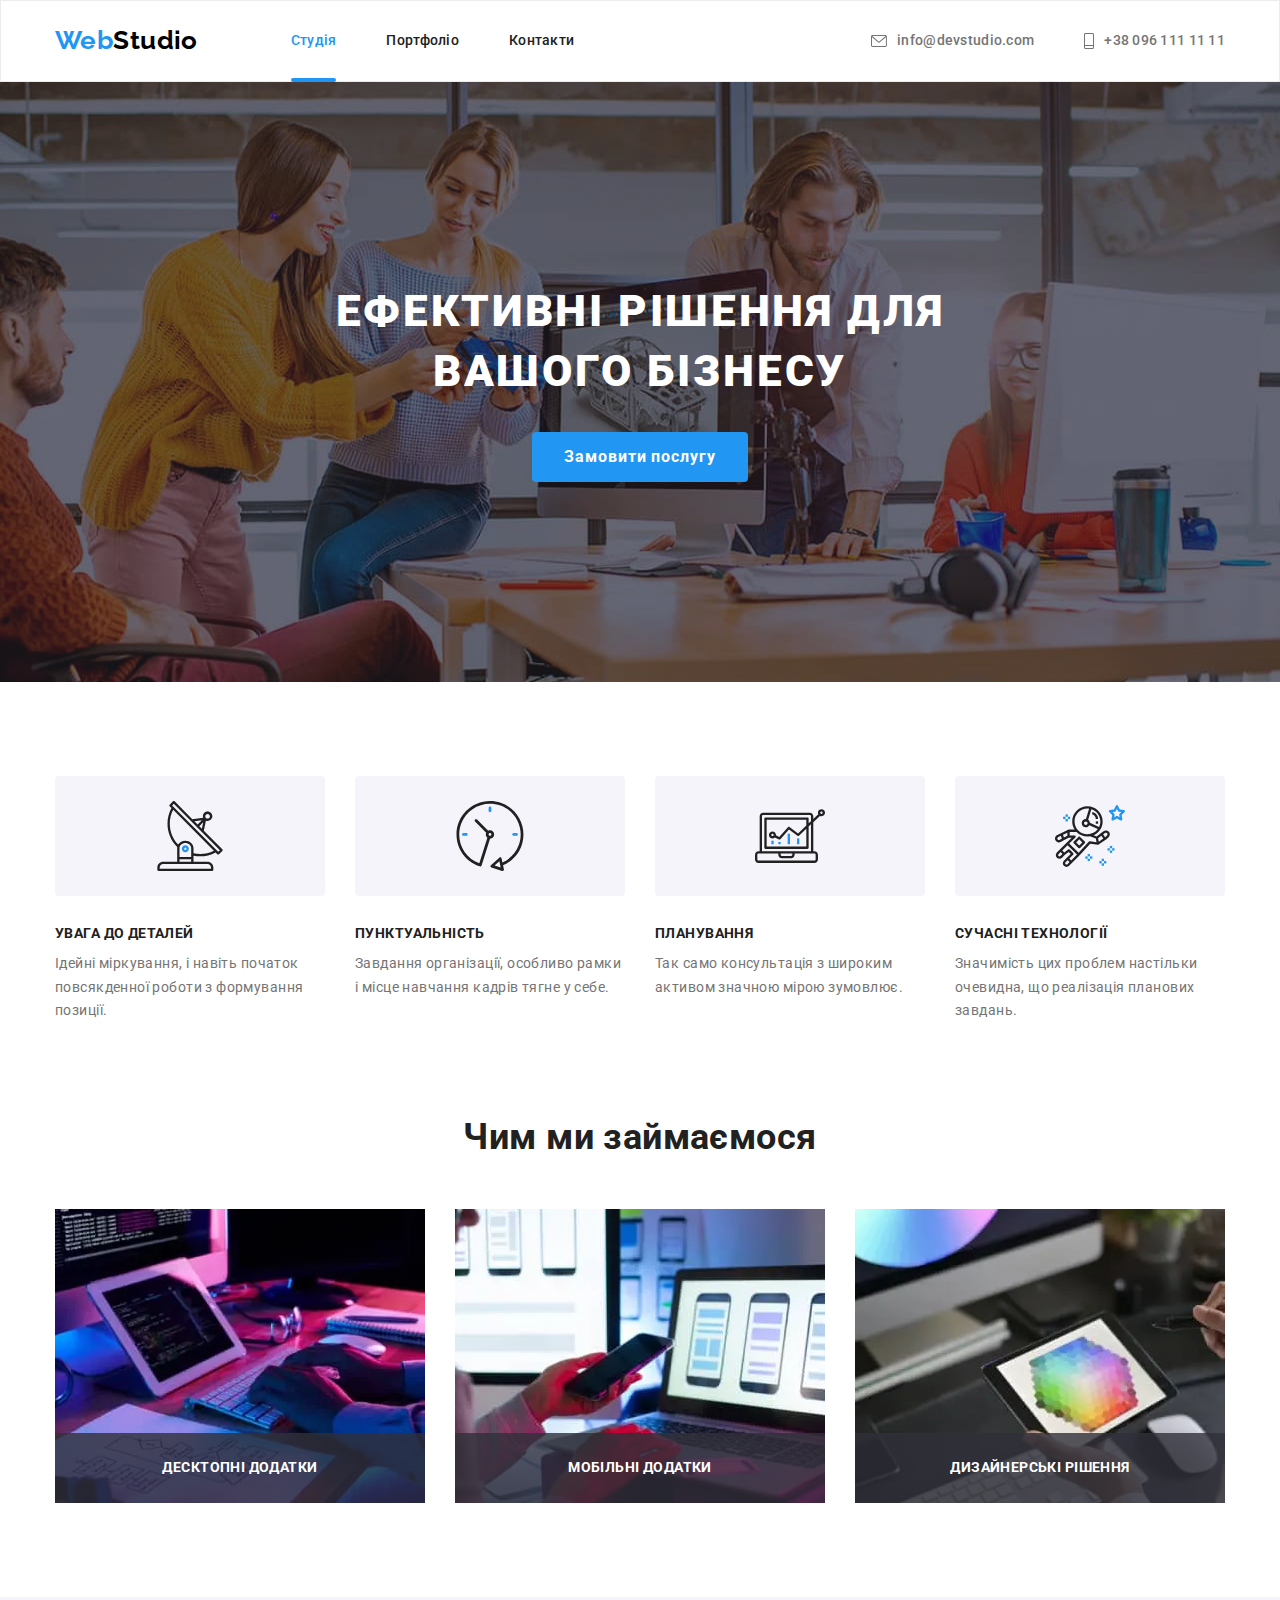
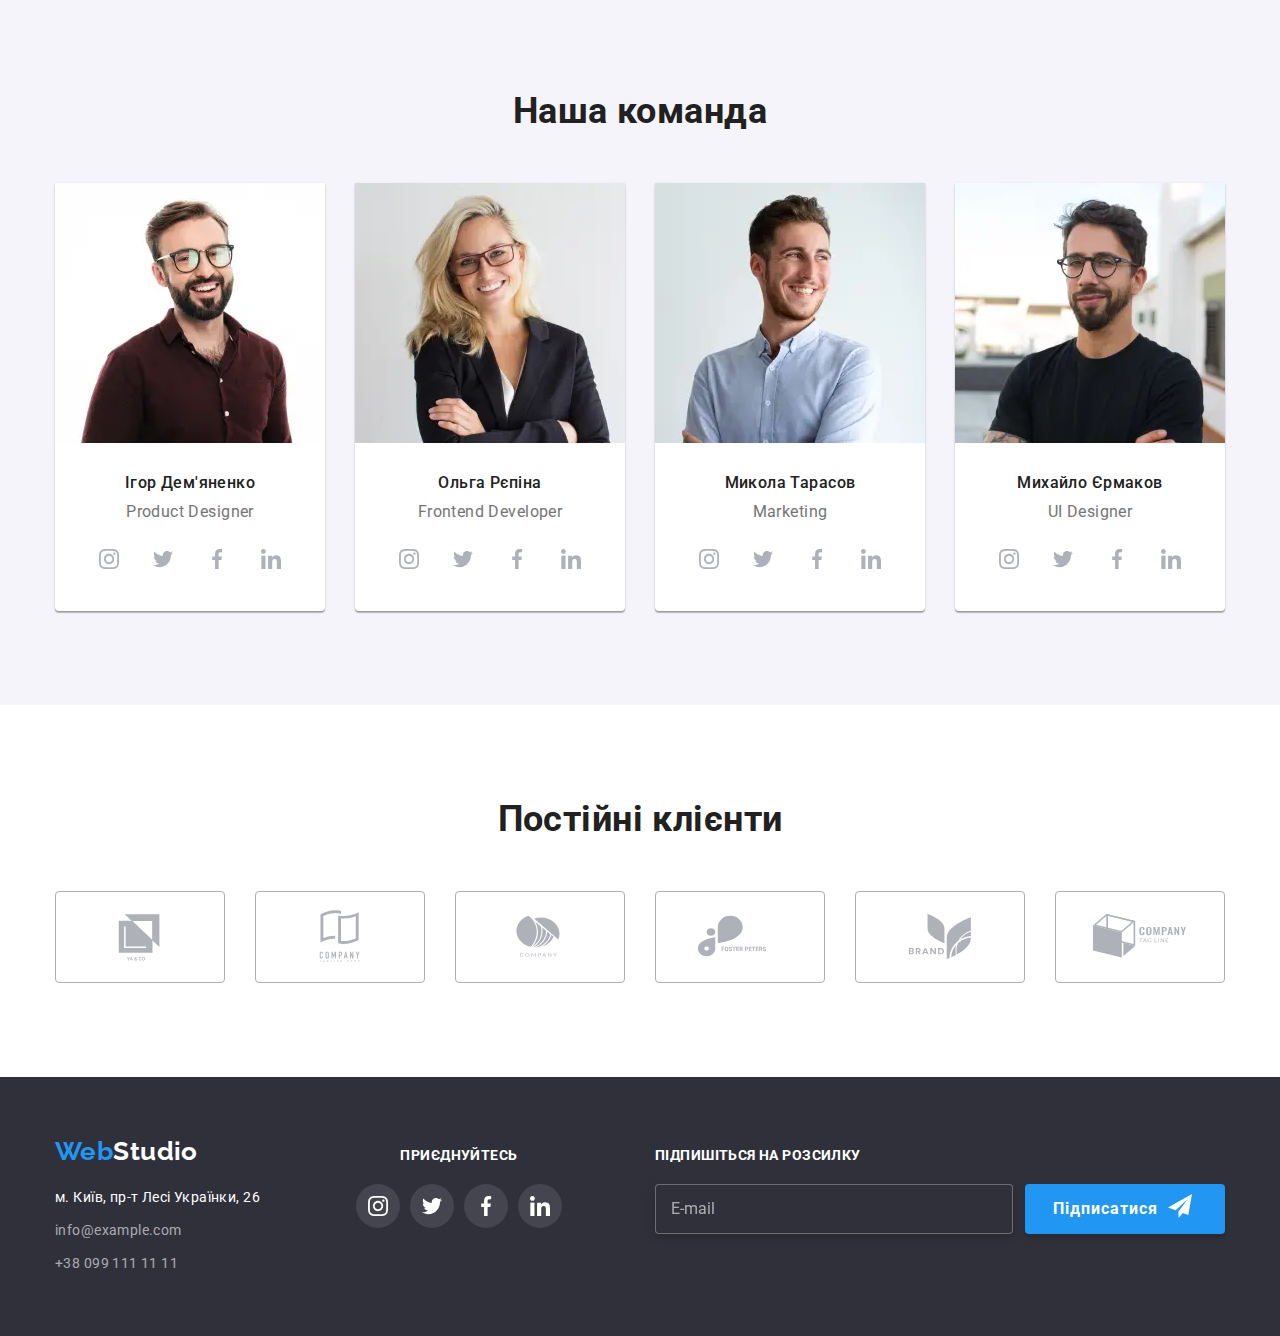
<file: index.html>
<!DOCTYPE html>
<html lang="uk">
  <head>
    <meta charset="UTF-8" />
    <meta http-equiv="X-UA-Compatible" content="IE=edge" />
    <meta name="viewport" content="width=device-width, initial-scale=1.0" />
    <link rel="preconnect" href="https://fonts.googleapis.com" />
    <link rel="preconnect" href="https://fonts.gstatic.com" crossorigin />
    <title>WebStudio</title>
    <!-- favicon -->
    <link rel="apple-touch-icon" sizes="180x180" href="/apple-touch-icon.png" />
    <link
      rel="icon"
      type="image/png"
      sizes="32x32"
      href="/goit-markup-hw-08/favicon/favicon-32x32.png"
    />
    <link
      rel="icon"
      type="image/png"
      sizes="16x16"
      href="/goit-markup-hw-08/favicon/favicon-16x16.png"
    />
    <link rel="manifest" href="/site.webmanifest" />
    <link rel="mask-icon" href="/safari-pinned-tab.svg" color="#5bbad5" />
    <meta name="msapplication-TileColor" content="#da532c" />
    <meta name="theme-color" content="#ffffff" />

    <!-- styles css -->
    <link
      href="https://fonts.googleapis.com/css2?family=Raleway:wght@700&family=Roboto:wght@400;500;700;900&display=swap"
      rel="stylesheet"
    />
    <link
      rel="stylesheet"
      href="https://cdnjs.cloudflare.com/ajax/libs/modern-normalize/1.1.0/modern-normalize.min.css"
    />
    <!-- <link rel="stylesheet" href="./css/styles.css" /> -->
    <link rel="stylesheet" href="./css/main.min.css" />
  </head>
  <body>
    <!-- header -->
    <header class="studio-header">
      <div class="container page-header__conteiner">
        <nav class="menu-nav">
          <a class="logo-up link" href="./index.html">
            <span class="logo__part-color">Web</span>Studio</a
          >
          <ul class="menu-nav-list list">
            <li class="menu-nav__item">
              <a class="menu-nav__link link" href="./index.html"
                ><span class="link-active">Студія</span></a
              >
            </li>
            <li class="menu-nav__item">
              <a class="menu-nav__link link" href="portfolio.html">Портфоліо</a>
            </li>
            <li class="menu-nav__item">
              <a class="menu-nav__link link" href="#footer">Контакти</a>
            </li>
          </ul>
        </nav>
        <ul class="list-contact list">
          <li class="list-contact__item">
            <a class="list-contact-link link" href="mailto:info@devstudio.com"
              ><svg class="header-contact-mail" width="16" height="12px">
                <use href="./images/sprite.svg#icon-mail"></use>
              </svg>
              info@devstudio.com</a
            >
          </li>
          <li class="list-contact__item">
            <a class="list-contact-link link" href="tel+380961111111"
              ><svg class="header-contact-phone" width="10px" height="16px">
                <use href="./images/sprite.svg#icon-phone"></use>
              </svg>
              +38 096 111 11 11</a
            >
          </li>
        </ul>
        <button type="button" class="open-mobile-menu-btn" data-menu-open>
          <svg class="open-mobile-menu-btn__icon">
            <use href="./images/sprite.svg#icon-burger"></use>
          </svg>
        </button>
      </div>
      <div class="mobile-menu" data-menu>
        <div class="container mobile-menu__container">
          <button class="mobile-menu__close-btn" data-menu-close>
            <svg class="mobile-menu__close-icon">
              <use href="./images/sprite.svg#icon-close"></use>
            </svg>
          </button>
          <ul class="mobile-menu-list list">
            <li class="mobile-menu__item">
              <a class="mobile-menu__link current link" href=".index.html"
                >Студія</a
              >
            </li>
            <li class="mobile-menu__item">
              <a class="mobile-menu__link link" href="./portfolio.html"
                >Портфоліо</a
              >
            </li>
            <li class="mobile-menu__item">
              <a class="mobile-menu__link link" href="#">Контакти</a>
            </li>
          </ul>
          <ul class="mobile-list-contact list">
            <li class="mobile-list-contact__item">
              <a
                class="mobile-list-contact__link-phone link"
                href="tel+380961111111"
              >
                +38 096 111 11 11</a
              >
            </li>
            <li class="mobile-list-contact__item">
              <a
                class="mobile-list-contact__link-mail link"
                href="mailto:info@devstudio.com"
              >
                info@devstudio.com</a
              >
            </li>
          </ul>
          <ul class="mobile-social-list list">
            <li class="mobile-social__item">
              <a class="mobile-social__link current link" href="#">Instagram</a>
            </li>
            <li class="mobile-social__item">
              <a class="mobile-social__link current link" href="#">Twitter</a>
            </li>
            <li class="mobile-social__item">
              <a class="mobile-social__link current link" href="#">facebook</a>
            </li>
            <li class="mobile-social__item">
              <a class="mobile-social__link current link" href="#">Linkedin</a>
            </li>
          </ul>
        </div>
      </div>
    </header>
    <main>
      <!-- hero -->
      <section class="hero section">
        <div class="container">
          <h1 class="hero__title">Ефективні рішення для вашого бізнесу</h1>
          <button
            type="button"
            class="button-active hero-btn button"
            data-modal-open
          >
            Замовити послугу
          </button>
        </div>
      </section>
      <!-- techniligy -->
      <section class="technology section">
        <div class="container">
          <h2 class="visually-hidden">Переваги</h2>
          <ul class="technology-list list">
            <li class="technology-list__item">
              <div class="technology__icon">
                <svg class="technology__icon-pick">
                  <use
                    lang="en"
                    aria-label="icon antenna"
                    href="./images/sprite.svg#icon-antenna"
                  ></use>
                </svg>
              </div>
              <h3 class="technology__title">УВАГА ДО ДЕТАЛЕЙ</h3>
              <p class="technology__paragraph">
                Ідейні міркування, і навіть початок повсякденної роботи з
                формування позиції.
              </p>
            </li>
            <li class="technology-list__item">
              <div class="technology__icon">
                <svg class="technology__icon-pick">
                  <use
                    lang="en"
                    aria-label="icon clock"
                    href="./images/sprite.svg#icon-clock"
                  ></use>
                </svg>
              </div>
              <h3 class="technology__title">ПУНКТУАЛЬНІСТЬ</h3>
              <p class="technology__paragraph">
                Завдання організації, особливо рамки і місце навчання кадрів
                тягне у себе.
              </p>
            </li>
            <li class="technology-list__item">
              <div class="technology__icon">
                <svg class="technology__icon-pick">
                  <use
                    lang="en"
                    aria-label="icon diagram"
                    href="./images/sprite.svg#icon-diagram"
                  ></use>
                </svg>
              </div>
              <h3 class="technology__title">ПЛАНУВАННЯ</h3>
              <p class="technology__paragraph">
                Так само консультація з широким активом значною мірою зумовлює.
              </p>
            </li>
            <li class="technology-list__item">
              <div class="technology__icon">
                <svg class="technology__icon-pick">
                  <use
                    lang="en"
                    aria-label="icon astronaut"
                    href="./images/sprite.svg#icon-astronaut"
                  ></use>
                </svg>
              </div>
              <h3 class="technology__title">СУЧАСНІ ТЕХНОЛОГІЇ</h3>
              <p class="technology__paragraph">
                Значимість цих проблем настільки очевидна, що реалізація
                планових завдань.
              </p>
            </li>
          </ul>
        </div>
      </section>
      <!-- prezents -->
      <section class="prezents section">
        <div class="container">
          <h2 class="prezents_title">Чим ми займаємося</h2>
          <ul class="prezents-list list">
            <li class="prezents-list__item">
              <div class="prezents__position">
                <picture>
                  <source
                    srcset="
                      ./images/about/about-1.webp    1x,
                      ./images/about/about-1@2x.webp 2x
                    "
                    type="image/webp"
                  />
                  <source
                    srcset="
                      ./images/about/about-1.jpg    1x,
                      ./images/about/about-1@2x.jpg 2x
                    "
                  />
                  <img
                    class="prezents-list__img"
                    src="./images/about/about-1.jpg"
                    alt="веб технології"
                    width="370"
                    height="294"
                  />
                </picture>

                <div class="prezents_title-text">
                  <p>Десктопні додатки</p>
                </div>
              </div>
            </li>
            <li class="prezents-list__item">
              <div class="prezents__position">
                <picture>
                  <source
                    srcset="
                      ./images/about/about-2.webp    1x,
                      ./images/about/about-2@2x.webp 2x
                    "
                    type="image/webp"
                  />
                  <source
                    srcset="
                      ./images/about/about-2.jpg    1x,
                      ./images/about/about-2@2x.jpg 2x
                    "
                  />
                  <img
                    class="prezents-list__img"
                    src="./images/about/about-2.jpg"
                    alt="адаптація для мобільних пристроїв"
                    width="370"
                    height="294"
                  />
                </picture>
                <div class="prezents_title-text">
                  <p>Мобільні додатки</p>
                </div>
              </div>
            </li>
            <li class="prezents-list__item">
              <div class="prezents__position">
                <picture>
                  <source
                    srcset="
                      ./images/about/about-3.webp    1x,
                      ./images/about/about-3@2x.webp 2x
                    "
                    type="image/webp"
                  />
                  <source
                    srcset="
                      ./images/about/about-3.jpg    1x,
                      ./images/about/about-3@2x.jpg 2x
                    "
                  />
                  <img
                    class="prezents-list__img"
                    src="./images/about/about-3.jpg"
                    alt="спільне середовище пк та мобільних пристроїв"
                    width="370"
                    height="294"
                  />
                </picture>
                <div class="prezents_title-text">
                  <p>Дизайнерські рішення</p>
                </div>
              </div>
            </li>
          </ul>
        </div>
      </section>
      <!-- team -->
      <section class="team section">
        <div class="container">
          <h2 class="team__title">Наша команда</h2>
          <ul class="team-list list">
            <li class="team-list__item">
              <picture>
                <source
                  srcset="
                    ./images/team-desktop/ihor-desktop.webp    1x,
                    ./images/team-desktop/ihor-desktop@2x.webp 2x
                  "
                  media="(min-width:1200px)"
                  type="image/webp"
                />
                <source
                  srcset="
                    ./images/team-desktop/ihor-desktop.jpg    1x,
                    ./images/team-desktop/ihor-desktop@2x.jpg 2x
                  "
                  media="(min-width:1200px)"
                />
                <source
                  srcset="
                    ./images/team-mobile/ihor-mobile.webp    1x,
                    ./images/team-mobile/ihor-mobile@2x.webp 2x
                  "
                  media="(max-width:768px)"
                  type="image/webp"
                />
                <source
                  srcset="
                    ./images/team-mobile/ihor-mobile.jpg    1x,
                    ./images/team-mobile/ihor-mobile@2x.jpg 2x
                  "
                  media="(max-width:768px)"
                />
                <source
                  srcset="
                    ./images/team-tablet/ihor-tablet.webp    1x,
                    ./images/team-tablet/ihor-tablet@2x.webp 2x
                  "
                  media="(min-width:768px)"
                  type="image/webp"
                />
                <source
                  srcset="
                    ./images/team-tablet/ihor-tablet.jpg    1x,
                    ./images/team-tablet/ihor-tablet@2x.jpg 2x
                  "
                  media="(min-width:768px)"
                />

                <img
                  class="team-list__img"
                  src="./images/team/ihor-mobile.jpg"
                  alt="Ігор Дем'яненко проджект менеджер"
                />
              </picture>
              <div class="card">
                <h3 class="team__title-name">Ігор Дем'яненко</h3>
                <p class="team__paragraph">Product Designer</p>
                <ul class="social-icon-list list">
                  <li class="social-link__item">
                    <a class="social-link" href=""
                      ><svg
                        lang="en"
                        aria-label="instagram icon"
                        class="social-link__icon"
                      >
                        <use href="./images/sprite.svg#icon-instagram"></use>
                      </svg>
                    </a>
                  </li>
                  <li class="social-link__item">
                    <a class="social-link" href=""
                      ><svg
                        lang="en"
                        aria-label="twitter icon"
                        class="social-link__icon"
                      >
                        <use href="./images/sprite.svg#icon-twitter"></use>
                      </svg>
                    </a>
                  </li>
                  <li class="social-link__item">
                    <a class="social-link" href=""
                      ><svg
                        lang="en"
                        aria-label="facebook icon"
                        class="social-link__icon"
                      >
                        <use href="./images/sprite.svg#icon-facebook"></use>
                      </svg>
                    </a>
                  </li>
                  <li class="social-link__item">
                    <a class="social-link" href=""
                      ><svg
                        lang="en"
                        aria-label="linkedim icon"
                        class="social-link__icon"
                      >
                        <use href="./images/sprite.svg#icon-linkedin"></use>
                      </svg>
                    </a>
                  </li>
                </ul>
              </div>
            </li>
            <li class="team-list__item">
              <picture>
                <source
                  srcset="
                    ./images/team-desktop/olha-desktop.webp    1x,
                    ./images/team-desktop/olha-desktop@2x.webp 2x
                  "
                  media="(min-width:1200px)"
                  type="image/webp"
                />
                <source
                  srcset="
                    ./images/team-desktop/olha-desktop.jpg    1x,
                    ./images/team-desktop/olha-desktop@2x.jpg 2x
                  "
                  media="(min-width:1200px)"
                />
                <source
                  srcset="
                    ./images/team-mobile/olha-mobile.webp    1x,
                    ./images/team-mobile/olha-mobile@2x.webp 2x
                  "
                  media="(max-width:768px)"
                  type="image/webp"
                />
                <source
                  srcset="
                    ./images/team-mobile/olha-mobile.jpg    1x,
                    ./images/team-mobile/olha-mobile@2x.jpg 2x
                  "
                  media="(max-width:768px)"
                />
                <source
                  srcset="
                    ./images/team-tablet/olha-tablet.webp    1x,
                    ./images/team-tablet/olha-tablet@2x.webp 2x
                  "
                  media="(min-width:768px)"
                  type="image/webp"
                />
                <source
                  srcset="
                    ./images/team-tablet/olha-tablet.jpg    1x,
                    ./images/team-tablet/olha-tablet@2x.jpg 2x
                  "
                  media="(min-width:768px)"
                />

                <img
                  class="team-list__img"
                  src="./images/team-mobile/olha-mobile.jpg"
                  alt="Ольга Рєпіна розробник"
                />
              </picture>

              <div class="card">
                <h3 class="team__title-name">Ольга Рєпіна</h3>
                <p class="team__paragraph">Frontend Developer</p>
                <ul class="social-icon-list list">
                  <li class="social-link__item">
                    <a class="social-link" href=""
                      ><svg
                        lang="en"
                        aria-label="instagram icon"
                        class="social-link__icon"
                      >
                        <use href="./images/sprite.svg#icon-instagram"></use>
                      </svg>
                    </a>
                  </li>
                  <li class="social-link__item">
                    <a class="social-link" href=""
                      ><svg
                        lang="en"
                        aria-label="twitter icon"
                        class="social-link__icon"
                      >
                        <use href="./images/sprite.svg#icon-twitter"></use>
                      </svg>
                    </a>
                  </li>
                  <li class="social-link__item">
                    <a class="social-link" href=""
                      ><svg
                        lang="en"
                        aria-label="facebook icon"
                        class="social-link__icon"
                      >
                        <use href="./images/sprite.svg#icon-facebook"></use>
                      </svg>
                    </a>
                  </li>
                  <li class="social-link__item">
                    <a class="social-link" href=""
                      ><svg
                        lang="en"
                        aria-label="linkedim icon"
                        class="social-link__icon"
                      >
                        <use href="./images/sprite.svg#icon-linkedin"></use>
                      </svg>
                    </a>
                  </li>
                </ul>
              </div>
            </li>
            <li class="team-list__item">
              <picture>
                <source
                  srcset="
                    ./images/team-desktop/mukola-desktop.webp    1x,
                    ./images/team-desktop/mukola-desktop@2x.webp 2x
                  "
                  media="(min-width:1200px)"
                  type="image/webp"
                />
                <source
                  srcset="
                    ./images/team-desktop/mukola-desktop.jpg    1x,
                    ./images/team-desktop/mukola-desktop@2x.jpg 2x
                  "
                  media="(min-width:1200px)"
                />
                <source
                  srcset="
                    ./images/team-mobile/mukola-mobile.webp    1x,
                    ./images/team-mobile/mukola-mobile@2x.webp 2x
                  "
                  media="(max-width:768px)"
                  type="image/webp"
                />
                <source
                  srcset="
                    ./images/team-mobile/mukola-mobile.jpg    1x,
                    ./images/team-mobile/mukola-mobile@2x.jpg 2x
                  "
                  media="(max-width:768px)"
                />
                <source
                  srcset="
                    ./images/team-tablet/mukola-tablet.webp    1x,
                    ./images/team-tablet/mukola-tablet@2x.webp 2x
                  "
                  media="(min-width:768px)"
                  type="image/webp"
                />
                <source
                  srcset="
                    ./images/team-tablet/mukola-tablet.jpg    1x,
                    ./images/team-tablet/mukola-tablet@2x.jpg 2x
                  "
                  media="(min-width:768px)"
                />

                <img
                  class="team-list__img"
                  src="./images/team-mobile/mukola-mobile.jpg"
                  alt="Микола Тарасов маркетолог"
                />
              </picture>

              <div class="card">
                <h3 class="team__title-name">Микола Тарасов</h3>
                <p class="team__paragraph">Marketing</p>
                <ul class="social-icon-list list">
                  <li class="social-link__item">
                    <a class="social-link" href=""
                      ><svg
                        lang="en"
                        aria-label="instagram icon"
                        class="social-link__icon"
                      >
                        <use href="./images/sprite.svg#icon-instagram"></use>
                      </svg>
                    </a>
                  </li>
                  <li class="social-link__item">
                    <a class="social-link" href=""
                      ><svg
                        lang="en"
                        aria-label="twitter icon"
                        class="social-link__icon"
                      >
                        <use href="./images/sprite.svg#icon-twitter"></use>
                      </svg>
                    </a>
                  </li>
                  <li class="social-link__item">
                    <a class="social-link" href=""
                      ><svg
                        lang="en"
                        aria-label="facebook icon"
                        class="social-link__icon"
                      >
                        <use href="./images/sprite.svg#icon-facebook"></use>
                      </svg>
                    </a>
                  </li>
                  <li class="social-link__item">
                    <a class="social-link" href=""
                      ><svg
                        lang="en"
                        aria-label="linkedim icon"
                        class="social-link__icon"
                      >
                        <use href="./images/sprite.svg#icon-linkedin"></use>
                      </svg>
                    </a>
                  </li>
                </ul>
              </div>
            </li>
            <li class="team-list__item">
              <picture>
                <source
                  srcset="
                    ./images/team-desktop/mukhailo-desktop.webp    1x,
                    ./images/team-desktop/mukhailo-desktop@2x.webp 2x
                  "
                  media="(min-width:1200px)"
                  type="image/webp"
                />
                <source
                  srcset="
                    ./images/team-desktop/mukhailo-desktop.jpg    1x,
                    ./images/team-desktop/mukhailo-desktop@2x.jpg 2x
                  "
                  media="(min-width:1200px)"
                />
                <source
                  srcset="
                    ./images/team-mobile/mukhailo-mobile.webp    1x,
                    ./images/team-mobile/mukhailo-mobile@2x.webp 2x
                  "
                  media="(max-width:768px)"
                  type="image/webp"
                />
                <source
                  srcset="
                    ./images/team-mobile/mukhailo-mobile.jpg    1x,
                    ./images/team-mobile/mukhailo-mobile@2x.jpg 2x
                  "
                  media="(max-width:768px)"
                />
                <source
                  srcset="
                    ./images/team-tablet/mukhailo-tablet.webp    1x,
                    ./images/team-tablet/mukhailo-tablet@2x.webp 2x
                  "
                  media="(min-width:768px)"
                  type="image/webp"
                />
                <source
                  srcset="
                    ./images/team-tablet/mukhailo-tablet.jpg    1x,
                    ./images/team-tablet/mukhailo-tablet@2x.jpg 2x
                  "
                  media="(min-width:768px)"
                />

                <img
                  class="team-list__img"
                  src="./images/team-mobile/mukhailo-mobile.jpg"
                  alt="Михайло Єрмаков дизайнер"
                />
              </picture>

              <div class="card">
                <h3 class="team__title-name">Михайло Єрмаков</h3>
                <p class="team__paragraph">UI Designer</p>
                <ul class="social-icon-list list">
                  <li class="social-link__item">
                    <a class="social-link" href=""
                      ><svg
                        lang="en"
                        aria-label="instagram icon"
                        class="social-link__icon"
                      >
                        <use href="./images/sprite.svg#icon-instagram"></use>
                      </svg>
                    </a>
                  </li>
                  <li class="social-link__item">
                    <a class="social-link" href=""
                      ><svg
                        lang="en"
                        aria-label="twitter icon"
                        class="social-link__icon"
                      >
                        <use href="./images/sprite.svg#icon-twitter"></use>
                      </svg>
                    </a>
                  </li>
                  <li class="social-link__item">
                    <a class="social-link" href=""
                      ><svg
                        lang="en"
                        aria-label="facebook icon"
                        class="social-link__icon"
                      >
                        <use href="./images/sprite.svg#icon-facebook"></use>
                      </svg>
                    </a>
                  </li>
                  <li class="social-link__item">
                    <a class="social-link" href=""
                      ><svg
                        lang="en"
                        aria-label="linkedim icon"
                        class="social-link__icon"
                      >
                        <use href="./images/sprite.svg#icon-linkedin"></use>
                      </svg>
                    </a>
                  </li>
                </ul>
              </div>
            </li>
          </ul>
        </div>
      </section>
      <!-- customers -->
      <section class="customers section">
        <div class="container">
          <h2 class="team__title">Постійні клієнти</h2>
          <ul class="customers-list list">
            <li class="customers-list-item">
              <a class="customer-link-icon" href="">
                <svg
                  lang="en"
                  aria-label="icon ya and co"
                  class="customers-icon-border"
                >
                  <use
                    class="customers-icon"
                    href="./images/sprite.svg#icon-ya-and-co"
                  ></use>
                </svg>
              </a>
            </li>
            <li class="customers-list-item">
              <a class="customer-link-icon" href="">
                <svg
                  lang="en"
                  aria-label="icon tagline company"
                  class="customers-icon-border"
                >
                  <use
                    class="customers-icon"
                    href="./images/sprite.svg#icon-tagline-company"
                  ></use>
                </svg>
              </a>
            </li>

            <li class="customers-list-item">
              <a class="customer-link-icon" href="">
                <svg
                  lang="en"
                  aria-label="icon company 3"
                  class="customers-icon-border"
                >
                  <use
                    class="customers-icon"
                    href="./images/sprite.svg#icon-company-3"
                  ></use>
                </svg>
              </a>
            </li>
            <li class="customers-list-item">
              <a class="customer-link-icon" href="">
                <svg
                  lang="en"
                  aria-label="icon foster peters"
                  class="customers-icon-border"
                >
                  <use
                    class="customers-icon"
                    href="./images/sprite.svg#icon-foster-peters"
                  ></use>
                </svg>
              </a>
            </li>
            <li class="customers-list-item">
              <a class="customer-link-icon" href="">
                <svg
                  lang="en"
                  aria-label="icon brand"
                  class="customers-icon-border"
                >
                  <use
                    class="customers-icon"
                    href="./images/sprite.svg#icon-brand"
                  ></use>
                </svg>
              </a>
            </li>
            <li class="customers-list-item">
              <a class="customer-link-icon" href="">
                <svg
                  lang="en"
                  aria-label="icon tl company"
                  class="customers-icon-border"
                >
                  <use
                    class="customers-icon"
                    href="./images/sprite.svg#icon-tl-company"
                  ></use>
                </svg>
              </a>
            </li>
          </ul>
        </div>
      </section>
    </main>
    <!-- footer -->
    <footer class="studio-footer" id="footer">
      <div class="container">
        <address class="footer-address">
          <a class="link logo-down-link" href="./index.html">
            <span class="logo__part-color">Web</span>Studio</a
          >
          <ul class="list">
            <li class="address__item link">
              <a
                class="address address-nav-link link"
                href="https://goo.gl/maps/ZnqAECNUkRY8YoW6A"
                target="_blank"
                >м. Київ, пр-т Лесі Українки, 26</a
              >
            </li>
            <li class="address__item">
              <a
                class="address address-link link"
                href="mailto:info@example.com"
                >info@example.com</a
              >
            </li>
            <li class="address__item">
              <a class="address address-link link" href="tel:+380991111111"
                >+38 099 111 11 11</a
              >
            </li>
          </ul>
        </address>
        <div class="follow">
          <p class="follow__icon-title">приєднуйтесь</p>
          <ul class="social-icon-list list">
            <li class="social-link__item">
              <a class="social-link" href=""
                ><svg
                  lang="en"
                  aria-label="instagram icon"
                  class="social-link__icon footer-social__icon"
                >
                  <use href="./images/sprite.svg#icon-instagram"></use>
                </svg>
              </a>
            </li>
            <li class="social-link__item">
              <a class="social-link" href=""
                ><svg
                  lang="en"
                  aria-label="twitter icon"
                  class="social-link__icon footer-social__icon"
                >
                  <use href="./images/sprite.svg#icon-twitter"></use>
                </svg>
              </a>
            </li>
            <li class="social-link__item">
              <a class="social-link" href=""
                ><svg
                  lang="en"
                  aria-label="facebook icon"
                  class="social-link__icon footer-social__icon"
                >
                  <use href="./images/sprite.svg#icon-facebook"></use>
                </svg>
              </a>
            </li>
            <li class="social-link__item">
              <a class="social-link" href=""
                ><svg
                  lang="en"
                  aria-label="linkedim icon"
                  class="social-link__icon footer-social__icon"
                >
                  <use href="./images/sprite.svg#icon-linkedin"></use>
                </svg>
              </a>
            </li>
          </ul>
        </div>
        <form class="mail-form">
          <p class="mail-form__title">Підпишіться на розсилку</p>
          <div class="footer-form">
            <input
              required
              placeholder="E-mail"
              class="footer-form__enter-mail"
              type="email"
              name="user-mail"
              id="user-mail"
            />
            <button class="send-btn" type="submit">
              Підписатися
              <svg class="send__icon">
                <use
                  aria-label=""
                  href="./images/sprite.svg#icon-send"
                  width="24"
                  height="24"
                ></use>
              </svg>
            </button>
          </div>
        </form>
      </div>
    </footer>
    <!-- form -->
    <div class="backdrop is-hidden" data-modal>
      <form class="modal">
        <button type="button" class="modal__btn-close" data-modal-close>
          <svg class="modal__close-icon" width="18px" height="18px">
            <use href="./images/sprite.svg#modal-close-btn"></use>
          </svg>
        </button>
        <p class="modal__cta-title">Залиште свої дані, ми вам передзвонимо</p>
        <label class="modal__label-title" for="user-name"
          ><span class="modal__label-name">Ім'я</span></label
        >
        <div class="modal__input-position">
          <input
            required
            class="modal__input-name"
            type="text"
            name="user-name"
            id="user-name"
          />
          <svg class="modal__icon-input">
            <use href="./images/sprite.svg#icon-person"></use>
          </svg>
        </div>
        <label class="modal__label-title" for="user-phone"
          ><span class="modal__label-name">Телефон</span></label
        >
        <div class="modal__input-position">
          <input
            required
            class="modal__input-phone"
            type="tel"
            name="user-phone"
            id="user-phone"
            pattern="[0-9]{10}"
            title="xxxxxxxxxx"
          />
          <svg class="modal__icon-input">
            <use href="./images/sprite.svg#icon-phone-form"></use>
          </svg>
        </div>

        <label class="modal__label-title" for="user-email"
          ><span class="modal__label-name">Пошта</span></label
        >
        <div class="modal__input-position">
          <input
            required
            class="modal__input-mail"
            type="email"
            name="user-email"
            id="user-email"
          />
          <svg class="modal__icon-input">
            <use href="./images/sprite.svg#icon-email-form"></use>
          </svg>
        </div>
        <label class="modal__label-title" for="user-comment"
          ><span class="modal__label-name">Коментар</span></label
        >

        <textarea
          class="modal__input-coment"
          name="user-comment"
          id="user-comment"
          placeholder="Введіть текст"
        ></textarea>
        <div class="centre">
          <div class="agree">
            <label class="polity" for="agree">
              <input
                class="checkbox visually-hidden"
                required
                type="checkbox"
                name="topic"
                value="agree"
                id="agree"
                title="Дайте згоду"
              />
              <span class="checkbox__icon"> </span>
              Погоджуюся з розсилкою та приймаю
              <a class="checkbox__link" href="#">&nbsp;Умови договору</a>
            </label>
          </div>

          <button class="modal__btn-send" type="submit">Відправити</button>
        </div>
      </form>
    </div>
    <script src="./js/modal.js"></script>
    <script src="./js/menu.js"></script>
  </body>
</html>
</file>
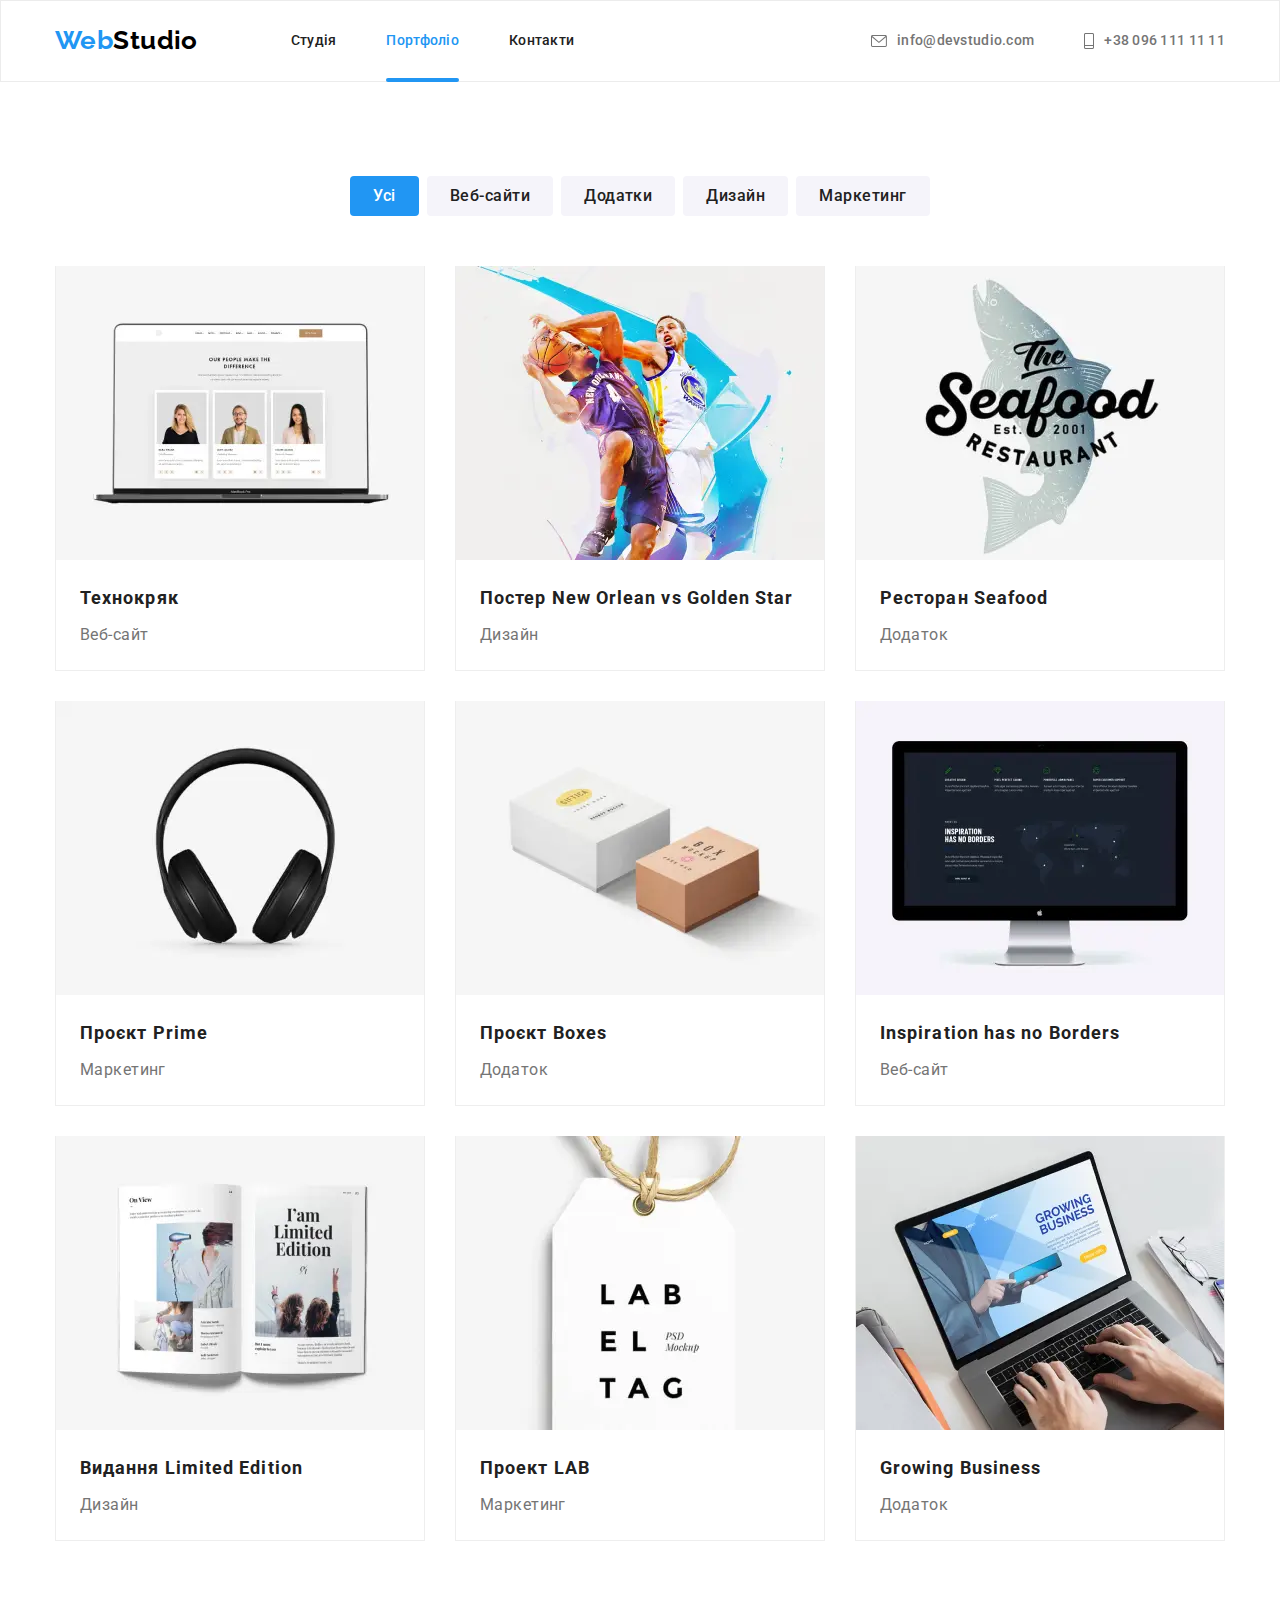
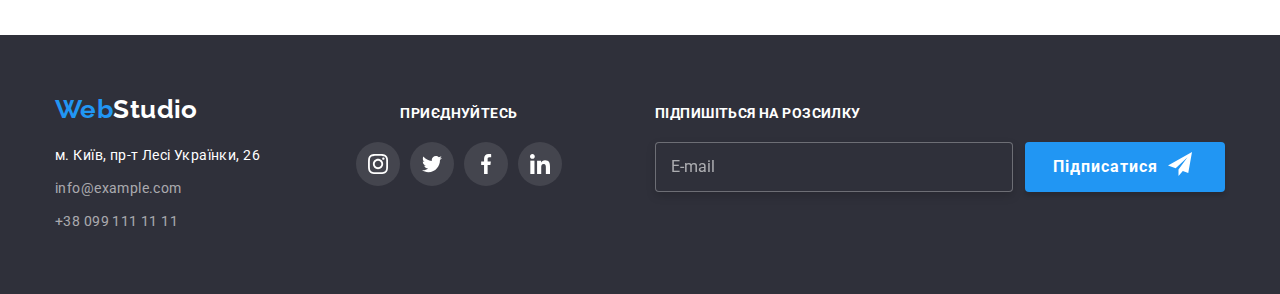
<file: portfolio.html>
<!DOCTYPE html>
<html lang="en">
  <head>
    <meta charset="UTF-8" />
    <meta http-equiv="X-UA-Compatible" content="IE=edge" />
    <meta name="viewport" content="width=device-width, initial-scale=1.0" />
    <link rel="preconnect" href="https://fonts.googleapis.com" />
    <link rel="preconnect" href="https://fonts.gstatic.com" crossorigin />
    <title>Portfolio</title>
    <!-- favicon -->
    <link rel="apple-touch-icon" sizes="180x180" href="/apple-touch-icon.png" />
    <link
      rel="icon"
      type="image/png"
      sizes="32x32"
      href="/goit-markup-hw-08/favicon/favicon-32x32.png"
    />
    <link
      rel="icon"
      type="image/png"
      sizes="16x16"
      href="/goit-markup-hw-08/favicon/favicon-16x16.png"
    />
    <link rel="manifest" href="/site.webmanifest" />
    <link rel="mask-icon" href="/safari-pinned-tab.svg" color="#5bbad5" />
    <meta name="msapplication-TileColor" content="#da532c" />
    <meta name="theme-color" content="#ffffff" />

    <!-- styles css -->
    <link
      href="https://fonts.googleapis.com/css2?family=Raleway:wght@700&family=Roboto:wght@400;500;700;900&display=swap"
      rel="stylesheet"
    />
    <link
      rel="stylesheet"
      href="https://cdnjs.cloudflare.com/ajax/libs/modern-normalize/1.1.0/modern-normalize.min.css"
    />
    <!-- <link rel="stylesheet" href="./css/styles.css" /> -->
    <link rel="stylesheet" href="./css/main.min.css" />
  </head>
  <body>
    <!-- header -->
    <header class="studio-header">
      <div class="container page-header__conteiner">
        <nav class="menu-nav">
          <a class="logo-up link" href="./index.html">
            <span class="logo__part-color">Web</span>Studio</a
          >
          <ul class="menu-nav-list list">
            <li class="menu-nav__item">
              <a class="menu-nav__link link" href="./index.html">Студія</a>
            </li>
            <li class="menu-nav__item">
              <a class="menu-nav__link link" href="portfolio.html"
                ><span class="link-active">Портфоліо</span></a
              >
            </li>
            <li class="menu-nav__item">
              <a class="menu-nav__link link" href="#footer">Контакти</a>
            </li>
          </ul>
        </nav>
        <ul class="list-contact list">
          <li class="list-contact-item">
            <a class="list-contact-link link" href="mailto:info@devstudio.com"
              ><svg class="header-contact-mail" width="16" height="12px">
                <use href="./images/sprite.svg#icon-mail"></use>
              </svg>
              info@devstudio.com</a
            >
          </li>
          <li class="list-contact-item">
            <a class="list-contact-link link" href="tel+380961111111"
              ><svg class="header-contact-phone" width="10px" height="16px">
                <use href="./images/sprite.svg#icon-phone"></use>
              </svg>
              +38 096 111 11 11</a
            >
          </li>
        </ul>
        <button type="button" class="open-mobile-menu-btn" data-menu-open>
          <svg class="open-mobile-menu-btn__icon">
            <use href="./images/sprite.svg#icon-burger"></use>
          </svg>
        </button>
      </div>
      <div class="mobile-menu" data-menu>
        <div class="container mobile-menu__container">
          <button class="mobile-menu__close-btn" data-menu-close>
            <svg class="mobile-menu__close-icon">
              <use href="./images/sprite.svg#icon-close"></use>
            </svg>
          </button>
          <ul class="mobile-menu-list list">
            <li class="mobile-menu__item">
              <a class="mobile-menu__link link" href="index.html">Студія</a>
            </li>
            <li class="mobile-menu__item">
              <a class="mobile-menu__link current link" href="./portfolio.html"
                >Портфоліо</a
              >
            </li>
            <li class="mobile-menu__item">
              <a class="mobile-menu__link link" href="#">Контакти</a>
            </li>
          </ul>
          <ul class="mobile-list-contact list">
            <li class="mobile-list-contact__item">
              <a
                class="mobile-list-contact__link-phone link"
                href="tel+380961111111"
              >
                +38 096 111 11 11</a
              >
            </li>
            <li class="mobile-list-contact__item">
              <a
                class="mobile-list-contact__link-mail link"
                href="mailto:info@devstudio.com"
              >
                info@devstudio.com</a
              >
            </li>
          </ul>
          <ul class="mobile-social-list list">
            <li class="mobile-social__item">
              <a class="mobile-social__link current link" href="#">Instagram</a>
            </li>
            <li class="mobile-social__item">
              <a class="mobile-social__link current link" href="#">Twitter</a>
            </li>
            <li class="mobile-social__item">
              <a class="mobile-social__link current link" href="#">facebook</a>
            </li>
            <li class="mobile-social__item">
              <a class="mobile-social__link current link" href="#">Linkedin</a>
            </li>
          </ul>
        </div>
      </div>
    </header>
    <main>
      <!-- project button -->
      <section class="project section">
        <div class="container">
          <h1 class="visually-hidden">Project</h1>
          <ul class="button-nav list">
            <li class="button-nav__item">
              <button type="button" class="button-active button-nav__link">
                Усі
              </button>
            </li>
            <li class="button-nav__item">
              <button type="button" class="button-nav__link">Веб-сайти</button>
            </li>
            <li class="button-nav__item">
              <button type="button" class="button-nav__link">Додатки</button>
            </li>
            <li class="button-nav__item">
              <button type="button" class="button-nav__link">Дизайн</button>
            </li>
            <li class="button-nav__item">
              <button type="button" class="button-nav__link">Маркетинг</button>
            </li>
          </ul>
          <!-- project-galery -->
          <ul class="project-list list">
            <li class="project-list__item">
              <a class="project-list__card link" href="#">
                <div class="project-list__position">
                  <picture>
                    <source
                      srcset="
                        ./images/project-img/project-img-01-desktop.webp    1x,
                        ./images/project-img/project-img-01-desktop@2x.webp 2x
                      "
                      media="(min-width:1200px)"
                      type="image/webp"
                    />
                    <source
                      srcset="
                        ./images/project-img/project-img-01-desktop.jpg    1x,
                        ./images/project-img/project-img-01-desktop@2x.jpg 2x
                      "
                      media="(min-width:1200px)"
                    />
                    <source
                      srcset="
                        ./images/project-img/project-img-01-mobile.webp    1x,
                        ./images/project-img/project-img-01-mobile@2x.webp 2x
                      "
                      media="(max-width:768px)"
                      type="image/webp"
                    />
                    <source
                      srcset="
                        ./images/project-img/project-img-01-mobile.jpg    1x,
                        ./images/project-img/project-img-01-mobile@2x.jpg 2x
                      "
                      media="(max-width:768px)"
                    />
                    <source
                      srcset="
                        ./images/project-img/project-img-01-tablet.webp    1x,
                        ./images/project-img/project-img-01-tablet@2x.webp 2x
                      "
                      media="(min-width:768px)"
                      type="image/webp"
                    />
                    <source
                      srcset="
                        ./images/project-img/project-img-01-tablet.jpg    1x,
                        ./images/project-img/project-img-01-tablet@2x.jpg 2x
                      "
                      media="(min-width:768px)"
                    />

                    <img
                      class="team-list__img"
                      src="./images/project-img/project-img-01-mobile.jpg"
                      alt="зображення команди на ноутбуці"
                    />
                  </picture>
                  <p class="overlay">
                    Ресурс пропонує комплексні пропозиції з різним рівнем
                    функціоналу та сервісів. Все це дозволить відвідувачу
                    отримати вичерпні відомості про компанію чи приватну особу.
                  </p>
                </div>
                <div class="card">
                  <h3 class="project-list__title">Технокряк</h3>
                  <p class="project-item__paragraph">Веб-сайт</p>
                </div>
              </a>
            </li>
            <li class="project-list__item">
              <a class="project-list__card link" href="#">
                <div class="project-list__position">
                  <picture>
                    <source
                      srcset="
                        ./images/project-img/project-img-02-desktop.webp    1x,
                        ./images/project-img/project-img-02-desktop@2x.webp 2x
                      "
                      media="(min-width:1200px)"
                      type="image/webp"
                    />
                    <source
                      srcset="
                        ./images/project-img/project-img-02-desktop.jpg    1x,
                        ./images/project-img/project-img-02-desktop@2x.jpg 2x
                      "
                      media="(min-width:1200px)"
                    />
                    <source
                      srcset="
                        ./images/project-img/project-img-02-mobile.webp    1x,
                        ./images/project-img/project-img-02-mobile@2x.webp 2x
                      "
                      media="(max-width:768px)"
                      type="image/webp"
                    />
                    <source
                      srcset="
                        ./images/project-img/project-img-02-mobile.jpg    1x,
                        ./images/project-img/project-img-02-mobile@2x.jpg 2x
                      "
                      media="(max-width:768px)"
                    />
                    <source
                      srcset="
                        ./images/project-img/project-img-02-tablet.webp    1x,
                        ./images/project-img/project-img-02-tablet@2x.webp 2x
                      "
                      media="(min-width:768px)"
                      type="image/webp"
                    />
                    <source
                      srcset="
                        ./images/project-img/project-img-02-tablet.jpg    1x,
                        ./images/project-img/project-img-02-tablet@2x.jpg 2x
                      "
                      media="(min-width:768px)"
                    />

                    <img
                      class="team-list__img"
                      src="./images/project-img/project-img-02-mobile.jpg"
                      alt="баскетболісти"
                    />
                  </picture>
                  <p class="overlay">
                    Ресурс пропонує комплексні пропозиції з різним рівнем
                    функціоналу та сервісів. Все це дозволить відвідувачу
                    отримати вичерпні відомості про компанію чи приватну особу.
                  </p>
                </div>
                <div class="card">
                  <h3 class="project-list__title">
                    Постер New Orlean vs Golden Star
                  </h3>
                  <p class="project-item__paragraph">Дизайн</p>
                </div>
              </a>
            </li>
            <li class="project-list__item">
              <a class="project-list__card link" href="#">
                <div class="project-list__position">
                  <picture>
                    <source
                      srcset="
                        ./images/project-img/project-img-03-desktop.webp    1x,
                        ./images/project-img/project-img-03-desktop@2x.webp 2x
                      "
                      media="(min-width:1200px)"
                      type="image/webp"
                    />
                    <source
                      srcset="
                        ./images/project-img/project-img-03-desktop.jpg    1x,
                        ./images/project-img/project-img-03-desktop@2x.jpg 2x
                      "
                      media="(min-width:1200px)"
                    />
                    <source
                      srcset="
                        ./images/project-img/project-img-03-mobile.webp    1x,
                        ./images/project-img/project-img-03-mobile@2x.webp 2x
                      "
                      media="(max-width:768px)"
                      type="image/webp"
                    />
                    <source
                      srcset="
                        ./images/project-img/project-img-03-mobile.jpg    1x,
                        ./images/project-img/project-img-03-mobile@2x.jpg 2x
                      "
                      media="(max-width:768px)"
                    />
                    <source
                      srcset="
                        ./images/project-img/project-img-03-tablet.webp    1x,
                        ./images/project-img/project-img-03-tablet@2x.webp 2x
                      "
                      media="(min-width:768px)"
                      type="image/webp"
                    />
                    <source
                      srcset="
                        ./images/project-img/project-img-03-tablet.jpg    1x,
                        ./images/project-img/project-img-03-tablet@2x.jpg 2x
                      "
                      media="(min-width:768px)"
                    />

                    <img
                      class="team-list__img"
                      src="./images/project-img/project-img-03-mobile.jpg"
                      alt="риба"
                    />
                  </picture>
                  <p class="overlay">
                    Ресурс пропонує комплексні пропозиції з різним рівнем
                    функціоналу та сервісів. Все це дозволить відвідувачу
                    отримати вичерпні відомості про компанію чи приватну особу.
                  </p>
                </div>
                <div class="card">
                  <h3 class="project-list__title">Ресторан Seafood</h3>
                  <p class="project-item__paragraph">Додаток</p>
                </div>
              </a>
            </li>
            <li class="project-list__item">
              <a class="project-list__card link" href="#">
                <div class="project-list__position">
                  <picture>
                    <source
                      srcset="
                        ./images/project-img/project-img-04-desktop.webp    1x,
                        ./images/project-img/project-img-04-desktop@2x.webp 2x
                      "
                      media="(min-width:1200px)"
                      type="image/webp"
                    />
                    <source
                      srcset="
                        ./images/project-img/project-img-04-desktop.jpg    1x,
                        ./images/project-img/project-img-04-desktop@2x.jpg 2x
                      "
                      media="(min-width:1200px)"
                    />
                    <source
                      srcset="
                        ./images/project-img/project-img-04-mobile.webp    1x,
                        ./images/project-img/project-img-04-mobile@2x.webp 2x
                      "
                      media="(max-width:768px)"
                      type="image/webp"
                    />
                    <source
                      srcset="
                        ./images/project-img/project-img-04-mobile.jpg    1x,
                        ./images/project-img/project-img-04-mobile@2x.jpg 2x
                      "
                      media="(max-width:768px)"
                    />
                    <source
                      srcset="
                        ./images/project-img/project-img-04-tablet.webp    1x,
                        ./images/project-img/project-img-04-tablet@2x.webp 2x
                      "
                      media="(min-width:768px)"
                      type="image/webp"
                    />
                    <source
                      srcset="
                        ./images/project-img/project-img-04-tablet.jpg    1x,
                        ./images/project-img/project-img-04-tablet@2x.jpg 2x
                      "
                      media="(min-width:768px)"
                    />

                    <img
                      class="team-list__img"
                      src="./images/project-img/project-img-04-mobile.jpg"
                      alt="навушники"
                    />
                  </picture>
                  <p class="overlay">
                    Ресурс пропонує комплексні пропозиції з різним рівнем
                    функціоналу та сервісів. Все це дозволить відвідувачу
                    отримати вичерпні відомості про компанію чи приватну особу.
                  </p>
                </div>
                <div class="card">
                  <h3 class="project-list__title">Проєкт Prime</h3>
                  <p class="project-item__paragraph">Маркетинг</p>
                </div>
              </a>
            </li>
            <li class="project-list__item">
              <a class="project-list__card link" href="#">
                <div class="project-list__position">
                  <picture>
                    <source
                      srcset="
                        ./images/project-img/project-img-05-desktop.webp    1x,
                        ./images/project-img/project-img-05-desktop@2x.webp 2x
                      "
                      media="(min-width:1200px)"
                      type="image/webp"
                    />
                    <source
                      srcset="
                        ./images/project-img/project-img-05-desktop.jpg    1x,
                        ./images/project-img/project-img-05-desktop@2x.jpg 2x
                      "
                      media="(min-width:1200px)"
                    />
                    <source
                      srcset="
                        ./images/project-img/project-img-05-mobile.webp    1x,
                        ./images/project-img/project-img-05-mobile@2x.webp 2x
                      "
                      media="(max-width:768px)"
                      type="image/webp"
                    />
                    <source
                      srcset="
                        ./images/project-img/project-img-05-mobile.jpg    1x,
                        ./images/project-img/project-img-05-mobile@2x.jpg 2x
                      "
                      media="(max-width:768px)"
                    />
                    <source
                      srcset="
                        ./images/project-img/project-img-05-tablet.webp    1x,
                        ./images/project-img/project-img-05-tablet@2x.webp 2x
                      "
                      media="(min-width:768px)"
                      type="image/webp"
                    />
                    <source
                      srcset="
                        ./images/project-img/project-img-05-tablet.jpg    1x,
                        ./images/project-img/project-img-05-tablet@2x.jpg 2x
                      "
                      media="(min-width:768px)"
                    />

                    <img
                      class="team-list__img"
                      src="./images/project-img/project-img-05-mobile.jpg"
                      alt="коробки"
                    />
                  </picture>
                  <p class="overlay">
                    Ресурс пропонує комплексні пропозиції з різним рівнем
                    функціоналу та сервісів. Все це дозволить відвідувачу
                    отримати вичерпні відомості про компанію чи приватну особу.
                  </p>
                </div>
                <div class="card">
                  <h3 class="project-list__title">Проєкт Boxes</h3>
                  <p class="project-item__paragraph">Додаток</p>
                </div>
              </a>
            </li>
            <li class="project-list__item">
              <a class="project-list__card link" href="#">
                <div class="project-list__position">
                  <picture>
                    <source
                      srcset="
                        ./images/project-img/project-img-06-desktop.webp    1x,
                        ./images/project-img/project-img-06-desktop@2x.webp 2x
                      "
                      media="(min-width:1200px)"
                      type="image/webp"
                    />
                    <source
                      srcset="
                        ./images/project-img/project-img-06-desktop.jpg    1x,
                        ./images/project-img/project-img-06-desktop@2x.jpg 2x
                      "
                      media="(min-width:1200px)"
                    />
                    <source
                      srcset="
                        ./images/project-img/project-img-06-mobile.webp    1x,
                        ./images/project-img/project-img-06-mobile@2x.webp 2x
                      "
                      media="(max-width:768px)"
                      type="image/webp"
                    />
                    <source
                      srcset="
                        ./images/project-img/project-img-06-mobile.jpg    1x,
                        ./images/project-img/project-img-06-mobile@2x.jpg 2x
                      "
                      media="(max-width:768px)"
                    />
                    <source
                      srcset="
                        ./images/project-img/project-img-06-tablet.webp    1x,
                        ./images/project-img/project-img-06-tablet@2x.webp 2x
                      "
                      media="(min-width:768px)"
                      type="image/webp"
                    />
                    <source
                      srcset="
                        ./images/project-img/project-img-06-tablet.jpg    1x,
                        ./images/project-img/project-img-06-tablet@2x.jpg 2x
                      "
                      media="(min-width:768px)"
                    />

                    <img
                      class="team-list__img"
                      src="./images/project-img/project-img-06-mobile.jpg"
                      alt="монітор макбука"
                    />
                  </picture>
                  <p class="overlay">
                    Ресурс пропонує комплексні пропозиції з різним рівнем
                    функціоналу та сервісів. Все це дозволить відвідувачу
                    отримати вичерпні відомості про компанію чи приватну особу.
                  </p>
                </div>
                <div class="card">
                  <h3 class="project-list__title">
                    Inspiration has no Borders
                  </h3>
                  <p class="project-item__paragraph">Веб-сайт</p>
                </div>
              </a>
            </li>
            <li class="project-list__item">
              <a class="project-list__card link" href="#">
                <div class="project-list__position">
                  <picture>
                    <source
                      srcset="
                        ./images/project-img/project-img-07-desktop.webp    1x,
                        ./images/project-img/project-img-07-desktop@2x.webp 2x
                      "
                      media="(min-width:1200px)"
                      type="image/webp"
                    />
                    <source
                      srcset="
                        ./images/project-img/project-img-07-desktop.jpg    1x,
                        ./images/project-img/project-img-07-desktop@2x.jpg 2x
                      "
                      media="(min-width:1200px)"
                    />
                    <source
                      srcset="
                        ./images/project-img/project-img-07-mobile.webp    1x,
                        ./images/project-img/project-img-07-mobile@2x.webp 2x
                      "
                      media="(max-width:768px)"
                      type="image/webp"
                    />
                    <source
                      srcset="
                        ./images/project-img/project-img-07-mobile.jpg    1x,
                        ./images/project-img/project-img-07-mobile@2x.jpg 2x
                      "
                      media="(max-width:768px)"
                    />
                    <source
                      srcset="
                        ./images/project-img/project-img-07-tablet.webp    1x,
                        ./images/project-img/project-img-07-tablet@2x.webp 2x
                      "
                      media="(min-width:768px)"
                      type="image/webp"
                    />
                    <source
                      srcset="
                        ./images/project-img/project-img-07-tablet.jpg    1x,
                        ./images/project-img/project-img-07-tablet@2x.jpg 2x
                      "
                      media="(min-width:768px)"
                    />

                    <img
                      class="team-list__img"
                      src="./images/project-img/project-img-07-mobile.jpg"
                      alt="книга"
                    />
                  </picture>
                  <p class="overlay">
                    Ресурс пропонує комплексні пропозиції з різним рівнем
                    функціоналу та сервісів. Все це дозволить відвідувачу
                    отримати вичерпні відомості про компанію чи приватну особу.
                  </p>
                </div>
                <div class="card">
                  <h3 class="project-list__title">Видання Limited Edition</h3>
                  <p class="project-item__paragraph">Дизайн</p>
                </div>
              </a>
            </li>

            <li class="project-list__item">
              <a class="project-list__card link" href="#">
                <div class="project-list__position">
                  <picture>
                    <source
                      srcset="
                        ./images/project-img/project-img-08-desktop.webp    1x,
                        ./images/project-img/project-img-08-desktop@2x.webp 2x
                      "
                      media="(min-width:1200px)"
                      type="image/webp"
                    />
                    <source
                      srcset="
                        ./images/project-img/project-img-08-desktop.jpg    1x,
                        ./images/project-img/project-img-08-desktop@2x.jpg 2x
                      "
                      media="(min-width:1200px)"
                    />
                    <source
                      srcset="
                        ./images/project-img/project-img-08-mobile.webp    1x,
                        ./images/project-img/project-img-08-mobile@2x.webp 2x
                      "
                      media="(max-width:768px)"
                      type="image/webp"
                    />
                    <source
                      srcset="
                        ./images/project-img/project-img-08-mobile.jpg    1x,
                        ./images/project-img/project-img-08-mobile@2x.jpg 2x
                      "
                      media="(max-width:768px)"
                    />
                    <source
                      srcset="
                        ./images/project-img/project-img-08-tablet.webp    1x,
                        ./images/project-img/project-img-08-tablet@2x.webp 2x
                      "
                      media="(min-width:768px)"
                      type="image/webp"
                    />
                    <source
                      srcset="
                        ./images/project-img/project-img-08-tablet.jpg    1x,
                        ./images/project-img/project-img-08-tablet@2x.jpg 2x
                      "
                      media="(min-width:768px)"
                    />

                    <img
                      class="team-list__img"
                      src="./images/project-img/project-img-08-mobile.jpg"
                      alt="бейж"
                    />
                  </picture>
                  <p class="overlay">
                    Ресурс пропонує комплексні пропозиції з різним рівнем
                    функціоналу та сервісів. Все це дозволить відвідувачу
                    отримати вичерпні відомості про компанію чи приватну особу.
                  </p>
                </div>
                <div class="card">
                  <h3 class="project-list__title">Проект LAB</h3>
                  <p class="project-item__paragraph">Маркетинг</p>
                </div>
              </a>
            </li>
            <li class="project-list__item">
              <a class="project-list__card link" href="#">
                <div class="project-list__position">
                  <picture>
                    <source
                      srcset="
                        ./images/project-img/project-img-09-desktop.webp    1x,
                        ./images/project-img/project-img-09-desktop@2x.webp 2x
                      "
                      media="(min-width:1200px)"
                      type="image/webp"
                    />
                    <source
                      srcset="
                        ./images/project-img/project-img-09-desktop.jpg    1x,
                        ./images/project-img/project-img-09-desktop@2x.jpg 2x
                      "
                      media="(min-width:1200px)"
                    />
                    <source
                      srcset="
                        ./images/project-img/project-img-09-mobile.webp    1x,
                        ./images/project-img/project-img-09-mobile@2x.webp 2x
                      "
                      media="(max-width:768px)"
                      type="image/webp"
                    />
                    <source
                      srcset="
                        ./images/project-img/project-img-09-mobile.jpg    1x,
                        ./images/project-img/project-img-09-mobile@2x.jpg 2x
                      "
                      media="(max-width:768px)"
                    />
                    <source
                      srcset="
                        ./images/project-img/project-img-09-tablet.webp    1x,
                        ./images/project-img/project-img-09-tablet@2x.webp 2x
                      "
                      media="(min-width:768px)"
                      type="image/webp"
                    />
                    <source
                      srcset="
                        ./images/project-img/project-img-09-tablet.jpg    1x,
                        ./images/project-img/project-img-09-tablet@2x.jpg 2x
                      "
                      media="(min-width:768px)"
                    />

                    <img
                      class="team-list__img"
                      src="./images/project-img/project-img-09-mobile.jpg"
                      alt="лендінг на ноутбуці"
                    />
                  </picture>
                  <p class="overlay">
                    Ресурс пропонує комплексні пропозиції з різним рівнем
                    функціоналу та сервісів. Все це дозволить відвідувачу
                    отримати вичерпні відомості про компанію чи приватну особу.
                  </p>
                </div>
                <div class="card link">
                  <h3 class="project-list__title">Growing Business</h3>
                  <p class="project-item__paragraph">Додаток</p>
                </div>
              </a>
            </li>
          </ul>
        </div>
      </section>
    </main>
    <!-- footer -->
    <footer class="studio-footer" id="footer">
      <div class="container">
        <address class="footer-address">
          <a class="link logo-down-link" href="./index.html">
            <span class="logo__part-color">Web</span>Studio</a
          >
          <ul class="list">
            <li class="address__item link">
              <a
                class="address address-nav-link link"
                href="https://goo.gl/maps/ZnqAECNUkRY8YoW6A"
                target="_blank"
                >м. Київ, пр-т Лесі Українки, 26</a
              >
            </li>
            <li class="address__item">
              <a
                class="address address-link link"
                href="mailto:info@example.com"
                >info@example.com</a
              >
            </li>
            <li class="address__item">
              <a class="address address-link link" href="tel:+380991111111"
                >+38 099 111 11 11</a
              >
            </li>
          </ul>
        </address>
        <div class="follow">
          <p class="follow__icon-title">приєднуйтесь</p>
          <ul class="social-icon-list list">
            <li class="social-link__item">
              <a class="social-link" href=""
                ><svg
                  lang="en"
                  aria-label="instagram icon"
                  class="social-link__icon footer-social__icon"
                >
                  <use href="./images/sprite.svg#icon-instagram"></use>
                </svg>
              </a>
            </li>
            <li class="social-link__item">
              <a class="social-link" href=""
                ><svg
                  lang="en"
                  aria-label="twitter icon"
                  class="social-link__icon footer-social__icon"
                >
                  <use href="./images/sprite.svg#icon-twitter"></use>
                </svg>
              </a>
            </li>
            <li class="social-link__item">
              <a class="social-link" href=""
                ><svg
                  lang="en"
                  aria-label="facebook icon"
                  class="social-link__icon footer-social__icon"
                >
                  <use href="./images/sprite.svg#icon-facebook"></use>
                </svg>
              </a>
            </li>
            <li class="social-link__item">
              <a class="social-link" href=""
                ><svg
                  lang="en"
                  aria-label="linkedim icon"
                  class="social-link__icon footer-social__icon"
                >
                  <use href="./images/sprite.svg#icon-linkedin"></use>
                </svg>
              </a>
            </li>
          </ul>
        </div>
        <form class="mail-form">
          <p class="mail-form__title">Підпишіться на розсилку</p>
          <div class="footer-form">
            <input
              required
              placeholder="E-mail"
              class="footer-form__enter-mail"
              type="email"
              name="user-mail"
              id="user-mail"
            />
            <button class="send-btn" type="submit">
              Підписатися
              <svg class="send__icon">
                <use
                  aria-label=""
                  href="./images/sprite.svg#icon-send"
                  width="24"
                  height="24"
                ></use>
              </svg>
            </button>
          </div>
        </form>
      </div>
    </footer>
    <script src="./js/menu.js"></script>
  </body>
</html>
</file>
<file: css/styles.css>
:root {
  --brend-color: #2196f3;
  --primery-text-color: #212121;
  --secondary-text-color: #757575;
  --color-text-dark-theme: #ffffff;
  --text-paragraph: "Roboto", sans-serif;
  --color-icon: #afb1b8;
  --transition-dur-fun: 250ms cubic-bezier(0.4, 0, 0.2, 1);
}

/* reset and normalize */

.visually-hidden {
  position: absolute;
  width: 1px;
  height: 1px;
  margin: -1px;
  border: 0;
  padding: 0;
  white-space: nowrap;
  clip-path: inset(100%);
  clip: rect(0 0 0 0);
  overflow: hidden;
}

*,
*::after,
*::before {
  box-sizing: inherit;
}

/* tamplate */

h1,
h2,
h3,
h4,
h5,
p {
  margin-top: 0;
  margin-bottom: 0;
}

ul,
li {
  margin-top: 0;
  margin-bottom: 0;
  padding-left: 0;
}

.link {
  text-decoration: none;
}

.list {
  list-style: none;
}

img {
  display: block;
  min-height: 100%;
  height: auto;
}

button {
  cursor: pointer;
}

.container {
  margin: 0 auto;
  width: 1200px;
  padding: 0 15px;
}

.section {
  padding-top: 94px;
  padding-bottom: 94px;
}

.studio-header .container {
  display: flex;
  align-items: center;
}

.menu-nav {
  display: flex;
  align-items: center;
}

.menu-nav-list {
  display: flex;
  gap: 50px;
}

.list-contact {
  display: flex;
  align-items: center;
  justify-content: center;
  gap: 50px;
  margin-left: auto;
}

.link-active {
  color: var(--brend-color);
}

html {
  box-sizing: border-box;
}

body {
  font-family: "Roboto", sans-serif;
  font-size: 14px;
  font-weight: 400;
  letter-spacing: 0.03em;
  color: var(--primery-text-color);
}

/* header */

.studio-header {
  border: 1px solid #ececec;
}

.logo__part-color {
  color: var(--brend-color);
}

.logo-up {
  font-family: "Raleway";
  font-weight: 700;
  font-size: 26px;
  line-height: 1.19;
  margin-right: 93px;
  color: #000000;
  padding-top: 24px;
  padding-bottom: 25px;
  transition: color var(--transition-dur-fun);
}

.menu-nav__link {
  display: inline-block;
  color: var(--primery-text-color);
  font-weight: 500;
  line-height: 1.14;
  letter-spacing: 0.02em;
  padding-top: 32px;
  padding-bottom: 32px;
  transition: color var(--transition-dur-fun);
  position: relative;
}

.list-contact-link {
  color: var(--secondary-text-color);
  font-weight: 500;
  line-height: 1.14px;
  letter-spacing: 0.02em;
  padding-top: 32px;
  padding-bottom: 32px;
  display: flex;
  align-items: center;
  justify-content: center;
  transition: color var(--transition-dur-fun);
}

.address-link:hover,
.studio-header a:hover,
.address-link:focus,
.studio-header a:focus,
.logo-down-link:hover,
.logo-down-link:focus {
  color: var(--brend-color);
}

.header-contact-phone,
.header-contact-mail {
  margin-right: 10px;
  fill: currentColor;
}

.link-active::after {
  content: "";
  position: absolute;
  display: block;
  width: 100%;
  height: 4px;
  left: 0;
  bottom: -1px;
  background-color: var(--brend-color);
  border-radius: 2px;
}

/* hero */

.hero {
  background-image: linear-gradient(
      rgba(47, 48, 58, 0.4),
      rgba(47, 48, 58, 0.4)
    ),
    url(../images/Img.jpg);
  background-size: cover;
  background-repeat: no-repeat;
  background-position: center;
  background-color: #2f303a;
  padding-top: 200px;
  padding-bottom: 200px;
  text-align: center;
  max-width: 1600px;
  margin: 0 auto;
}

.hero__title {
  color: var(--color-text-dark-theme);
  font-weight: 900;
  font-size: 44px;
  line-height: 1.36;
  letter-spacing: 0.06em;
  text-transform: uppercase;
  margin-bottom: 30px;
  margin-right: auto;
  margin-left: auto;
  width: 696px;
}

.hero-btn {
  font-family: "Roboto";
  font-style: normal;
  font-weight: 700;
  font-size: 16px;
  line-height: 1.88;
  align-items: center;
  text-align: center;
  letter-spacing: 0.06em;
  width: 216px;
  height: 50px;
  border-radius: 4px;
  border-color: transparent;
}
.container .button-active:hover,
.container .button-active:focus {
  background: #188ce8;
  box-shadow: 0px 4px 4px rgba(0, 0, 0, 0.15);
}
.button-nav__link:hover,
.button-nav__link:focus {
  background-color: var(--brend-color);
  color: var(--color-text-dark-theme);
  box-shadow: 0px 3px 1px rgba(0, 0, 0, 0.1), 0px 1px 2px rgba(0, 0, 0, 0.08),
    0px 2px 2px rgba(0, 0, 0, 0.12);
  border-radius: 4px;
}

.container .button-active {
  background-color: var(--brend-color);
  color: var(--color-text-dark-theme);
  transition: background-color var(--transition-dur-fun);
}

/* technology */

.technology-list {
  display: flex;
  gap: 30px;
}

.technology__icon {
  display: flex;
  align-items: center;
  justify-content: center;
  box-sizing: border-box;
  background: #f5f4fa;
  border-radius: 4px;
  margin-bottom: 30px;
  width: 270px;
  height: 120px;
}

.technology__icon-pick {
  width: 70px;
  height: 70px;
}

.technology-list__item {
  width: 270px;
}

.technology__title {
  line-height: 1.14;
  text-transform: uppercase;
  font-size: 14px;
  margin-bottom: 10px;
  color: var(--primery-text-color);
}

.technology__paragraph {
  line-height: 1.71;
  color: var(--secondary-text-color);
}

/* prezents */

.prezents {
  padding-top: 0;
}

.prezents_title {
  font-weight: 700;
  font-size: 36px;
  line-height: 1.16;
  text-align: center;
  margin-bottom: 50px;
}

.prezents-list {
  display: flex;
  align-items: center;
  justify-content: space-between;
  gap: 30px;
}

.prezents__position {
  position: relative;
}

.prezents_title-text {
  position: absolute;
  bottom: 0%;
  left: 0%;
  text-align: center;
  padding: 27px 0;
  font-weight: 700;
  line-height: 1.14;
  letter-spacing: 0.03em;
  text-transform: uppercase;
  color: var(--color-text-dark-theme);
  width: 100%;
  height: 70px;
  background-color: rgba(47, 48, 58, 0.8);
}

/* team */

.team {
  text-align: center;
  background-color: #f5f4fa;
}

.team-list {
  align-items: center;
  display: flex;
  gap: 30px;
}

.team-list__item {
  box-sizing: content-box;
  width: 270px;
  background: #ffffff;
  box-shadow: 0px 1px 3px rgba(0, 0, 0, 0.12), 0px 1px 1px rgba(0, 0, 0, 0.14),
    0px 2px 1px rgba(0, 0, 0, 0.2);
  border-radius: 0px 0px 4px 4px;
}

.team__title {
  font-weight: 700;
  font-size: 36px;
  line-height: 1.16;
  text-align: center;
  margin-bottom: 50px;
}

.card {
  padding: 30px 32px;
}

.team__title-name {
  font-weight: 500;
  font-size: 16px;
  line-height: 1.19;
  text-align: center;
  margin-bottom: 10px;
}

.team__paragraph {
  font-size: 16px;
  line-height: 1.19;
  text-align: center;
  margin-bottom: 16px;
  color: var(--secondary-text-color);
}

.social-link {
  display: flex;
  align-items: center;
  justify-content: center;
  width: 44px;
  height: 44px;
  border-radius: 50%;
  transition: background-color var(--transition-dur-fun);
}

.social-link:hover,
.social-link:focus {
  background-color: var(--brend-color);
  width: 44px;
  height: 44px;
  border-radius: 50%;
}

.social-icon-list {
  display: flex;
  align-items: center;
  justify-content: center;
  gap: 10px;
}

.social-link__icon {
  display: flex;
  align-items: center;
  justify-content: center;
  width: 20px;
  height: 20px;
  fill: var(--color-icon);
  transition: fill var(--transition-dur-fun);
}

.social-link:hover .social-link__icon,
.social-link:focus .social-link__icon {
  fill: var(--color-text-dark-theme);
}

/* our customers */

.customers {
  text-align: center;
}

.customers-list {
  display: flex;
  gap: 30px;
}

.customers-list-item {
  box-sizing: border-box;
  background-color: #fff;
}

.customers-icon {
  display: flex;
  align-items: center;
  justify-content: center;
  fill: #afb1b8;
  transition: fill var(--transition-dur-fun);
}

.customers-icon-border {
  width: 106px;
  height: 60px;
}

.customer-link-icon {
  display: flex;
  align-items: center;
  justify-content: center;
  box-sizing: border-box;
  width: 170px;
  height: 92px;
  border: 1px solid #afb1b8;
  border-radius: 4px;
  background-color: #fff;
  transition: border var(--transition-dur-fun);
}

.customer-link-icon:hover,
.customer-link-icon:focus {
  border: 1px solid var(--brend-color);
}

.customer-link-icon:hover .customers-icon,
.customer-link-icon:focus .customers-icon {
  fill: var(--brend-color);
}

/* project */

.project-list__card {
  display: block;
  transition: box-shadow var(--transition-dur-fun);
}

.project-list__card:hover,
.project-list__card:focus {
  box-shadow: 0px 1px 1px rgba(0, 0, 0, 0.12), 0px 4px 4px rgba(0, 0, 0, 0.06),
    1px 4px 6px rgba(0, 0, 0, 0.16);
}

.button-nav {
  display: flex;
  justify-content: center;
  gap: 8px;
  margin-bottom: 50px;
}

.button-nav__link {
  font-family: var(--text-paragraph);
  background: #f5f4fa;
  padding: 6px 22px;
  border-radius: 4px;
  border: 1px solid transparent;
  font-weight: 500;
  font-size: 16px;
  line-height: 1.62;
  text-align: center;
  letter-spacing: 0.03em;
  color: #212121;
  transition: background-color var(--transition-dur-fun),
    color var(--transition-dur-fun), box-shadow var(--transition-dur-fun);
}

.project-list {
  display: flex;
  gap: 30px;
  flex-wrap: wrap;
}

.project-list__item {
  box-sizing: border-box;
  width: 370px;
}

.project-list .card {
  padding: 20px 24px;
  background-color: #fff;
  border-right: 1px solid #eeeeee;
  border-bottom: 1px solid #eeeeee;
  border-left: 1px solid #eeeeee;
}

.project-list__title {
  font-weight: 700;
  font-size: 18px;
  line-height: 2;
  letter-spacing: 0.06em;
  margin-bottom: 4px;
  color: var(--primery-text-color);
}

.project-item__paragraph {
  font-size: 16px;
  line-height: 1.87;
  color: var(--secondary-text-color);
}
.project-list__position {
  position: relative;
  overflow: hidden;
}

.overlay {
  position: absolute;
  top: 0;
  left: 0;
  width: 100%;
  height: 100%;
  padding: 63px 24px;
  background-color: rgba(33, 150, 243, 0.9);
  font-style: normal;
  font-weight: 400;
  font-size: 18px;
  line-height: 1.56;
  color: var(--color-text-dark-theme);
  overflow: auto;
  transform: translateY(100%);
  transition: transform var(--transition-dur-fun);
}

.project-list__card:hover .overlay,
.project-list__card:focus .overlay {
  transform: translateY(0);
}

/* footer */

.studio-footer {
  background-color: #2f303a;
  padding-top: 60px;
  padding-bottom: 60px;
}

.studio-footer .container {
  display: flex;
  align-items: baseline;
}

.footer-address {
  width: 231px;
}

.address {
  font-style: normal;
}

.logo-down-link {
  display: inline-block;
  font-style: normal;
  font-family: "Raleway";
  font-weight: 700;
  font-size: 26px;
  line-height: 1.14;
  color: #ffffff;
  margin-bottom: 20px;
  transition: color var(--transition-dur-fun);
}

.address-nav-link {
  display: inline-block;
  line-height: 1.71;
  color: var(--color-text-dark-theme);
}

.address-link {
  display: inline-block;
  line-height: 1.71;
  color: rgba(255, 255, 255, 0.6);
  transition: color var(--transition-dur-fun);
}

.address__item:not(:last-child) {
  margin-bottom: 9px;
}

.follow {
  align-items: center;
  justify-content: center;
  margin-left: 70px;
  margin-right: 93px;
}

.follow__icon-title {
  font-style: normal;
  font-weight: 700;
  line-height: 1.14;
  text-transform: uppercase;
  color: var(--color-text-dark-theme);
  margin-bottom: 20px;
}

.follow .social-link {
  background: rgba(255, 255, 255, 0.1);
  transition: background-color var(--transition-dur-fun);
}

.footer-social__icon {
  fill: #ffffff;
}

.follow .social-link:hover,
.follow .social-link:focus {
  background-color: var(--brend-color);
}

/* mail-form */

.footer-form {
  display: flex;
  width: 100%;
}

.mail-form__title {
  font-weight: 700;
  line-height: 1.14;
  text-transform: uppercase;
  color: var(--color-text-dark-theme);
  margin-bottom: 20px;
}

.footer-form__enter-mail {
  display: inline-block;
  align-items: center;
  width: 358px;
  height: 50px;
  border: 1px solid rgba(255, 255, 255, 0.3);
  filter: drop-shadow(0px 4px 4px rgba(0, 0, 0, 0.15));
  border-radius: 4px;
  margin-right: 12px;
  background-color: #2f303a;
  color: var(--color-text-dark-theme);
  padding: 15px;
  outline: none;
  transition: border-color var(--transition-dur-fun);
}

.footer-form__enter-mail::placeholder {
  font-size: 16px;
  line-height: 1.25;
  align-items: center;
  color: rgba(255, 255, 255, 0.6);
}

.footer-form__enter-mail:focus-within {
  border-color: var(--brend-color);
}

.send-btn {
  padding: 10px 28px;
  width: 200px;
  height: 50px;
  background-color: var(--brend-color);
  color: var(--color-text-dark-theme);
  box-shadow: 0px 4px 4px rgba(0, 0, 0, 0.15);
  border-radius: 4px;
  border: transparent;
  font-weight: 700;
  font-size: 16px;
  line-height: 1.88;
  display: flex;
  letter-spacing: 0.06em;
}

.send__icon {
  width: 100%;
  height: 100%;
  margin-left: 10px;
}

/* modal */

.backdrop {
  position: fixed;
  top: 0;
  left: 0;
  width: 100%;
  height: 100%;
  z-index: 999;
  background-color: rgba(0, 0, 0, 0.2);
  transition: opacity var(--transition-dur-fun),
    visibility var(--transition-dur-fun);
}

.backdrop.is-hidden {
  visibility: hidden;
  opacity: 0;
  pointer-events: none;
}

.modal {
  width: 528px;
  position: absolute;
  top: 50%;
  left: 50%;
  transform: translate(-50%, -50%);
  background-color: var(--color-text-dark-theme);
  padding: 40px;
}

.modal__btn-close {
  position: absolute;
  top: 8px;
  right: 8px;
  display: flex;
  align-items: center;
  justify-content: center;
  width: 30px;
  height: 30px;
  border-radius: 50%;
  background: var(--color-text-dark-theme);
  border: 1px solid rgba(0, 0, 0, 0.1);
  padding: 0;
  transform: fill var(--transition-dur-fun);
}

.modal__close-icon {
  transition: fill var(--transition-dur-fun);
}

.modal__cta-title {
  font-weight: 700;
  margin-bottom: 12px;
  text-align: center;
  font-size: 20px;
  line-height: 1.15;
  color: var(--primery-text-color);
}

.modal__label-title {
  display: block;
  margin-bottom: 4px;
  color: var(--secondary-text-color);
}

.modal__input-name,
.modal__input-phone,
.modal__input-mail {
  display: block;
  width: 100%;
  height: 40px;
  border: 1px solid rgba(33, 33, 33, 0.2);
  border-radius: 4px;
  padding-left: 42px;
  color: var(--primery-text-color);
  outline: none;
  transition: border-color var(--transition-dur-fun);
}

.modal__input-name:focus-within,
.modal__input-phone:focus-within,
.modal__input-mail:focus-within {
  border-color: var(--brend-color);
}

.modal__input-position {
  display: block;
  position: relative;
  margin-bottom: 10px;
}

.modal__icon-input {
  position: absolute;
  top: 0;
  left: 0;
  width: 18px;
  height: 18px;
  margin: 11px;
  transition: fill var(--transition-dur-fun);
}
.user-name {
  display: block;
  margin-bottom: 10px;
}

.modal__input-coment {
  width: 100%;
  height: 120px;
  padding: 16px;
  outline: none;
}

.modal__input-coment:focus-within {
  border-color: var(--brend-color);
}

textarea {
  display: block;
  resize: none;
  border: 1px solid rgba(33, 33, 33, 0.2);
  border-radius: 4px;
  margin-bottom: 20px;
}

.modal__input-coment::placeholder {
  font-size: 12px;
  line-height: 1.16;
  letter-spacing: 0.01em;
  color: rgba(117, 117, 117, 0.5);
}

.polity {
  display: flex;
  align-items: center;
  justify-content: center;
  font-family: "Roboto";
  font-style: normal;
  margin-bottom: 30px;
  font-weight: 400;
  font-size: 14px;
  line-height: 1.71px;
  letter-spacing: 0.03em;
  color: var(--secondary-text-color);
}

.checkbox-title {
  font-family: "Roboto";
  font-style: normal;
  font-weight: 400;
  font-size: 14px;
  line-height: 1.71;
  color: #757575;
}
.checkbox__link {
  color: var(--brend-color);
}

.checkbox__icon {
  display: inline-block;
  width: 16px;
  height: 15px;
  margin-right: 7px;
  border: 2px solid var(--primery-text-color);
  border-radius: 2px;
}

.checkbox:checked + .checkbox__icon {
  border-color: var(--brend-color);
  background-color: var(--brend-color);
  background-image: url(../images/icon-check.svg);
  background-size: contain;
  background-repeat: no-repeat;
  background-origin: border-box;
}

.modal__btn-send {
  /* display: block; */
  width: 200px;
  height: 50px;
  left: 700px;
  top: 712px;
  color: var(--color-text-dark-theme);
  background: #2196f3;
  box-shadow: 0px 4px 4px rgba(0, 0, 0, 0.15);
  border-radius: 4px;
  border-color: transparent;
}

.centre {
  align-items: center;
  justify-content: center;
  text-align: center;
}

.modal__input-position:focus-within {
  fill: var(--brend-color);
}

.modal__btn-close:hover .modal__close-icon,
.modal__btn-close:focus .modal__close-icon {
  fill: var(--brend-color);
}
</file>
<file: css/main.min.css>
:root{--brend-color: #2196f3;--primery-text-color: #212121;--secondary-text-color: #757575;--color-text-dark-theme: #ffffff;--text-paragraph: "Roboto", sans-serif;--color-icon: #afb1b8;--transition-dur-fun: 250ms cubic-bezier(0.4, 0, 0.2, 1)}.visually-hidden{position:absolute;width:1px;height:1px;margin:-1px;border:0;padding:0;white-space:nowrap;clip-path:inset(100%);clip:rect(0 0 0 0);overflow:hidden}.customer-link-icon,.customers-icon,.technology__icon,.polity,.modal__btn-close,.social-link__icon,.social-icon-list,.social-link,.button-nav{display:flex;justify-content:center}*,*::after,*::before{box-sizing:inherit}h1,h2,h3,h4,h5,p{margin-top:0;margin-bottom:0}ul,li{margin-top:0;margin-bottom:0;padding-left:0}.link{text-decoration:none}.list{list-style:none}img{display:block;min-height:100%;height:auto}button{cursor:pointer}.link-active{color:var(--brend-color)}.link-active::after{content:"";position:absolute;display:block;width:100%;height:4px;left:0;bottom:-1px;background-color:var(--brend-color);border-radius:2px}html{box-sizing:border-box}body{font-family:"Roboto",sans-serif;font-size:14px;font-weight:400;letter-spacing:.03em;color:var(--primery-text-color)}.section{padding-top:60px;padding-bottom:60px}@media screen and (min-width: 1200px){.section{padding-top:94px;padding-bottom:94px}}.container{width:100%;padding-left:15px;padding-right:15px}@media screen and (min-width: 480px){.container{margin-left:auto;margin-right:auto;width:480px}}@media screen and (min-width: 768px){.container{width:768px}}@media screen and (min-width: 1200px){.container{width:1200px}}.logo__part-color{color:var(--brend-color)}.logo-up{font-family:"Raleway";font-size:24px;font-weight:700;line-height:1.16;color:#000;padding-top:16px;padding-bottom:16px}@media screen and (min-width: 768px){.logo-up{padding-top:26px;padding-bottom:26px;margin-right:87px}}@media screen and (min-width: 1200px){.logo-up{font-size:26px;font-weight:700;line-height:1.19;margin-right:93px;padding-top:24px;padding-bottom:25px;transition:color var(--transition-dur-fun)}}.logo-down-link{display:inline-block;font-style:normal;font-family:"Raleway";font-size:26px;font-weight:700;line-height:1.14;color:#fff;margin-bottom:20px;transition:color var(--transition-dur-fun)}.logo-down-link:hover,.logo-down-link:focus{color:var(--brend-color)}.hero-btn{font-family:"Roboto";font-style:normal;font-size:16px;font-weight:700;line-height:1.88;align-items:center;text-align:center;letter-spacing:.06em;width:216px;height:50px;border-radius:4px;border-color:rgba(0,0,0,0)}.button-nav{gap:8px;margin-bottom:50px;margin-right:11px;flex-wrap:wrap;justify-content:flex-start}@media screen and (min-width: 768px){.button-nav{margin-right:0;justify-content:center}}.button-nav__link{font-family:var(--text-paragraph);background:#f5f4fa;padding:6px 22px;border-radius:4px;border:1px solid rgba(0,0,0,0);font-size:16px;font-weight:500;line-height:1.62;text-align:center;letter-spacing:.03em;color:#212121;transition:background-color var(--transition-dur-fun),color var(--transition-dur-fun),box-shadow var(--transition-dur-fun)}.button-nav__link:hover,.button-nav__link:focus{background-color:var(--brend-color);color:var(--color-text-dark-theme);box-shadow:0px 3px 1px rgba(0,0,0,.1),0px 1px 2px rgba(0,0,0,.08),0px 2px 2px rgba(0,0,0,.12);border-radius:4px}.send-btn{padding:10px 28px;width:200px;height:50px;background-color:var(--brend-color);color:var(--color-text-dark-theme);box-shadow:0px 4px 4px rgba(0,0,0,.15);border-radius:4px;border:rgba(0,0,0,0);font-size:16px;font-weight:700;line-height:1.88;display:flex;letter-spacing:.06em;margin-left:auto;margin-right:auto}.modal__btn-send{width:200px;height:50px;left:700px;top:712px;color:var(--color-text-dark-theme);background:#2196f3;box-shadow:0px 4px 4px rgba(0,0,0,.15);border-radius:4px;border-color:rgba(0,0,0,0)}.button-active{background-color:var(--brend-color);color:var(--color-text-dark-theme);transition:background-color var(--transition-dur-fun)}.button-active:hover,.button-active:focus{background:#188ce8;box-shadow:0px 4px 4px rgba(0,0,0,.15)}.social-link{align-items:center;width:44px;height:44px;border-radius:50%;transition:background-color var(--transition-dur-fun)}.social-link:hover,.social-link:focus{background-color:var(--brend-color);width:44px;height:44px;border-radius:50%}.social-icon-list{align-items:center;gap:10px}.social-link__icon{align-items:center;width:20px;height:20px;fill:var(--color-icon);transition:fill var(--transition-dur-fun)}.social-link:hover .social-link__icon,.social-link:focus .social-link__icon{fill:var(--color-text-dark-theme)}.follow{align-items:center;justify-content:center;text-align:center;margin-top:60px;margin-bottom:60px}@media screen and (min-width: 768px){.follow{margin-top:0;margin-bottom:0}}@media screen and (min-width: 1200px){.follow{margin-left:70px;margin-right:93px}}.follow__icon-title{font-style:normal;font-weight:700;line-height:1.14;text-transform:uppercase;color:var(--color-text-dark-theme);margin-bottom:20px}.footer-social__icon{fill:#fff}.social-link{background:rgba(255,255,255,.1);transition:background-color var(--transition-dur-fun)}.social-link:hover,.social-link:focus{background-color:var(--brend-color)}.mail-form{text-align:center}@media screen and (min-width: 1200px){.mail-form{text-align:start}}.mail-form__title{font-size:14px;font-weight:700;line-height:1.14;text-transform:uppercase;color:var(--color-text-dark-theme);margin-bottom:20px}.footer-form__enter-mail{display:inline-block;align-items:center;width:100%;height:50px;border:1px solid rgba(255,255,255,.3);filter:drop-shadow(0px 4px 4px rgba(0, 0, 0, 0.15));border-radius:4px;background-color:#2f303a;color:var(--color-text-dark-theme);padding:15px;outline:none;transition:border-color var(--transition-dur-fun);margin-bottom:20px}.footer-form__enter-mail::placeholder{font-size:16px;line-height:1.25;align-items:center;color:rgba(255,255,255,.6)}.footer-form__enter-mail:focus-within{border-color:var(--brend-color)}@media screen and (min-width: 768px){.footer-form__enter-mail{width:450px}}@media screen and (min-width: 1200px){.footer-form__enter-mail{width:358px;margin-right:12px;margin-bottom:0}}.send__icon{width:100%;height:100%;margin-left:10px}.backdrop{position:fixed;top:0;left:0;width:100%;height:100%;z-index:999;background-color:rgba(0,0,0,.2);transition:opacity var(--transition-dur-fun),visibility var(--transition-dur-fun)}.backdrop.is-hidden{visibility:hidden;opacity:0;pointer-events:none}.modal{width:450px;position:absolute;top:50%;left:50%;transform:translate(-50%, -50%);background-color:var(--color-text-dark-theme);padding:40px}@media screen and (min-width: 1200px){.modal{width:528px}}@media screen and (max-width: 450px){.modal{width:90%;padding-left:15px;padding-right:15px}}.modal__btn-close{position:absolute;top:8px;right:8px;align-items:center;width:30px;height:30px;border-radius:50%;background:var(--color-text-dark-theme);border:1px solid rgba(0,0,0,.1);padding:0;transform:fill var(--transition-dur-fun)}.modal__close-icon{transition:fill var(--transition-dur-fun)}.modal__btn-close:hover .modal__close-icon,.modal__btn-close:focus .modal__close-icon{fill:var(--brend-color)}.modal__cta-title{font-size:20px;font-weight:700;margin-bottom:12px;text-align:center;line-height:1.15;color:var(--primery-text-color)}.modal__label-title{display:block;margin-bottom:4px;color:var(--secondary-text-color)}.modal__input-name,.modal__input-phone,.modal__input-mail{display:block;width:100%;height:40px;border:1px solid rgba(33,33,33,.2);border-radius:4px;padding-left:42px;color:var(--primery-text-color);outline:none;transition:border-color var(--transition-dur-fun)}.modal__input-name:focus-within,.modal__input-phone:focus-within,.modal__input-mail:focus-within{border-color:var(--brend-color)}.modal__input-position{display:block;position:relative;margin-bottom:10px}.modal__input-position:focus-within{fill:var(--brend-color)}.modal__icon-input{position:absolute;top:0;left:0;width:18px;height:18px;margin:11px;transition:fill var(--transition-dur-fun)}.user-name{display:block;margin-bottom:10px}.modal__input-coment{width:100%;height:120px;padding:16px;outline:none}.modal__input-coment:focus-within{border-color:var(--brend-color)}.modal__input-coment::placeholder{font-size:12px;line-height:1.16;letter-spacing:.01em;color:rgba(117,117,117,.5)}textarea{display:block;resize:none;border:1px solid rgba(33,33,33,.2);border-radius:4px;margin-bottom:20px}.polity{text-align:left;align-items:center;font-family:"Roboto";font-style:normal;margin-bottom:30px;font-size:12px;font-weight:400;line-height:1.71;letter-spacing:.03em;color:var(--secondary-text-color)}@media screen and (min-width: 1200px){.polity{font-size:14px}}.checkbox-title{font-family:"Roboto";font-style:normal;font-size:14px;font-weight:400;line-height:1.71;color:#757575}.checkbox__link{color:var(--brend-color)}.checkbox__icon{display:inline-block;width:16px;height:15px;margin-right:7px;border:2px solid var(--primery-text-color);border-radius:2px}.checkbox:checked+.checkbox__icon{border-color:var(--brend-color);background-color:var(--brend-color);background-image:url(../images/icon-check.svg);background-size:contain;background-repeat:no-repeat;background-origin:border-box}.centre{align-items:center;justify-content:center;text-align:center}.mobile-menu{position:fixed;top:0;left:0;z-index:99;width:100%;height:100%;background:var(--color-text-dark-theme);opacity:0;visibility:hidden;pointer-events:none}@media screen and (min-width: 768px){.mobile-menu{display:none}}.mobile-menu-list{display:flex;gap:32px;flex-direction:column}.mobile-menu__link{font-weight:500;font-size:40px;line-height:1.17;letter-spacing:.02em;color:var(--primery-text-color)}.mobile-menu__container{height:100%;position:relative;padding-left:40px;padding-top:48px;padding-bottom:48px;display:flex;flex-direction:column}.mobile-menu__close-btn{position:absolute;top:10px;right:15px;border:none;padding:0;line-height:0;background-color:rgba(0,0,0,0)}.mobile-menu__close-icon{width:40px;height:40px;transition:fill var(--transition-dur-fun)}.mobile-menu__close-btn:hover .mobile-menu__close-icon,.mobile-menu__close-btn:focus .mobile-menu__close-icon{fill:var(--brend-color)}.mobile-menu.is-open{opacity:1;visibility:visible;pointer-events:auto}.current{color:var(--brend-color)}.mobile-list-contact{display:flex;gap:32px;flex-direction:column;margin-bottom:64px;margin-top:auto}.mobile-list-contact__link-phone{font-weight:500;font-size:34px;line-height:1.17;letter-spacing:.02em;color:var(--brend-color)}@media screen and (max-width: 360px){.mobile-list-contact__link-phone{font-size:26px}}.mobile-list-contact__link-mail{font-weight:500;font-size:24px;line-height:1.17;letter-spacing:.02em;color:var(--secondary-text-color)}.mobile-social-list{display:flex;flex-wrap:wrap;row-gap:10px}.mobile-social__item:not(:last-child){padding-right:10px;margin-right:10px;border-right:1px solid rgba(33,33,33,.2)}.mobile-social__link{font-weight:500;font-size:18px;line-height:1.22;letter-spacing:.02em;color:var(--brend-color)}.studio-header{border:1px solid #ececec;padding-top:10px;padding-bottom:16px}@media screen and (min-width: 768px){.studio-header{padding-top:0;padding-bottom:0}}@media screen and (min-width: 768px){.studio-header .container{display:flex;align-items:center}.studio-header a:hover,.studio-header a:focus{color:var(--brend-color)}}@media screen and (min-width: 768px){.menu-nav{display:flex;align-items:center}}.menu-nav-list{display:none}@media screen and (min-width: 768px){.menu-nav-list{display:flex;gap:50px}}@media screen and (min-width: 768px){.menu-nav__link{display:inline-block;color:var(--primery-text-color);font-weight:500;line-height:1.14;letter-spacing:.02em;padding-top:32px;padding-bottom:32px;transition:color var(--transition-dur-fun);position:relative}}@media screen and (min-width: 1200px){.menu-nav__link{line-height:1.14;letter-spacing:.02em;padding-top:32px;padding-bottom:32px;transition:color var(--transition-dur-fun);position:relative}}.list-contact{display:none}@media screen and (min-width: 768px){.list-contact{display:block}}@media screen and (min-width: 1200px){.list-contact{display:flex;justify-content:center;align-items:center;gap:50px;margin-left:auto}}@media screen and (min-width: 768px){.list-contact__item{margin-bottom:10px}}@media screen and (min-width: 1200px){.list-contact__item{margin-bottom:0}}.list-contact-link{color:var(--secondary-text-color);font-weight:500;line-height:1.14px;letter-spacing:.02em}@media screen and (min-width: 768px){.list-contact-link{font-size:12px}}@media screen and (min-width: 1200px){.list-contact-link{font-size:14px;padding-top:32px;padding-bottom:32px;display:flex;justify-content:center;align-items:center;transition:color var(--transition-dur-fun)}}@media screen and (min-width: 768px){.header-contact-phone,.header-contact-mail{margin-right:10px;fill:currentColor}}.open-mobile-menu-btn{border:none;background-color:rgba(0,0,0,0);padding:0;line-height:0}.open-mobile-menu-btn__icon{width:40px;height:40px}@media screen and (min-width: 768px){.open-mobile-menu-btn{display:none}}.page-header__conteiner{display:flex;align-items:center;justify-content:space-between;padding-left:15px;padding-right:15px}.hero{background-image:linear-gradient(rgba(47, 48, 58, 0.4), rgba(47, 48, 58, 0.4)),url(../images/hero-bg-mobile.jpg);background-size:cover;background-repeat:no-repeat;background-position:center;background-color:#2f303a;text-align:center}@media screen and (min-width: 768px){.hero{background-image:linear-gradient(rgba(47, 48, 58, 0.4), rgba(47, 48, 58, 0.4)),url(../images/hero-bg-tablet.jpg);padding-top:118px;padding-bottom:118px}}@media screen and (min-width: 1200px){.hero{background-image:linear-gradient(rgba(47, 48, 58, 0.4), rgba(47, 48, 58, 0.4)),url(../images/hero-bg-desktop.jpg);padding-top:200px;padding-bottom:200px;max-width:1600px;margin:0 auto}}@media screen and (min-device-pixel-ratio: 2)and (max-width: 767px),screen and (min-resolution: 192dpi)and (max-width: 767px),screen and (min-resolution: 2dppx)and (max-width: 767px){.hero{background-image:linear-gradient(rgba(47, 48, 58, 0.4), rgba(47, 48, 58, 0.4)),url(../images/hero-bg-mobile@2x.jpg)}}@media screen and (min-device-pixel-ratio: 2)and (min-width: 768px),screen and (min-resolution: 192dpi)and (min-width: 768px),screen and (min-resolution: 2dppx)and (min-width: 768px){.hero{background-image:linear-gradient(rgba(47, 48, 58, 0.4), rgba(47, 48, 58, 0.4)),url(../images/hero-bg-tablet@2x.jpg)}}@media screen and (min-device-pixel-ratio: 2)and (min-width: 1200px),screen and (min-resolution: 192dpi)and (min-width: 1200px),screen and (min-resolution: 2dppx)and (min-width: 1200px){.hero{background-image:linear-gradient(rgba(47, 48, 58, 0.4), rgba(47, 48, 58, 0.4)),url(../images/hero-bg-desktop@2x.jpg)}}.hero__title{color:var(--color-text-dark-theme);font-size:26px;font-weight:900;line-height:1.62;margin-bottom:30px;margin-right:auto;margin-left:auto;letter-spacing:.06em;text-transform:uppercase}@media screen and (min-width: 768px){.hero__title{width:360px}}@media screen and (min-width: 1200px){.hero__title{font-size:44px;font-weight:900;line-height:1.36;width:696px}}.technology{text-align:center}@media screen and (min-width: 768px){.technology{text-align:start}}.technology-list{display:flex;gap:30px;flex-wrap:wrap}@media screen and (min-width: 1200px){.technology-list{flex-wrap:nowrap}}.technology__icon{align-items:center;box-sizing:border-box;background:#f5f4fa;border-radius:4px;margin-bottom:30px;width:100%;height:120px}.technology__icon-pick{width:70px;height:70px}.technology-list__item{width:100%}@media screen and (min-width: 768px){.technology-list__item{width:354px}}.technology__title{line-height:1.14;text-transform:uppercase;font-size:14px;margin-bottom:10px;color:var(--primery-text-color)}.technology__paragraph{line-height:1.71;color:var(--secondary-text-color)}.prezents{padding-top:0}@media screen and (max-width: 1200px){.prezents{display:none}}.prezents_title{font-weight:700;font-size:36px;line-height:1.16;text-align:center;margin-bottom:50px}.prezents-list{display:flex;align-items:center;justify-content:space-between;gap:30px}.prezents__position{position:relative}.prezents_title-text{position:absolute;bottom:0%;left:0%;text-align:center;padding:27px 0;font-weight:700;line-height:1.14;letter-spacing:.03em;text-transform:uppercase;color:var(--color-text-dark-theme);width:100%;height:70px;background-color:rgba(47,48,58,.8)}.team{text-align:center;background-color:#f5f4fa}.team-list{align-items:center;display:flex;gap:30px;flex-wrap:wrap}@media screen and (min-width: 1200px){.team-list{flex-wrap:nowrap}}.team-list__item{box-sizing:content-box;background:#fff;box-shadow:0px 1px 3px rgba(0,0,0,.12),0px 1px 1px rgba(0,0,0,.14),0px 2px 1px rgba(0,0,0,.2);border-radius:0px 0px 4px 4px}@media screen and (min-width: 768px){.team-list__item{width:calc(100% - 30px)/2}}.team__title{font-size:36px;font-weight:700;line-height:1.16;text-align:center;margin-bottom:50px}.team-list__img{max-width:100%}@media screen and (min-width: 768px){.team-list__img{max-width:354px}}@media screen and (min-width: 1200px){.team-list__img{max-width:370px}}.card{padding:30px 32px}.team__title-name{font-size:16px;font-weight:500;line-height:1.19;text-align:center;margin-bottom:10px}.team__paragraph{font-size:16px;line-height:1.19;text-align:center;margin-bottom:16px;color:var(--secondary-text-color)}.customers{text-align:center}.customers-list{display:flex;gap:30px;flex-wrap:wrap;justify-content:center}@media screen and (min-width: 1200px){.customers-list{flex-wrap:nowrap}}.customers-list-item{box-sizing:border-box;background-color:#fff;width:calc((100% - 30px)/2)}@media screen and (min-width: 768px){.customers-list-item{width:226px}}.customers-icon{align-items:center;fill:#afb1b8;transition:fill var(--transition-dur-fun)}.customer-link-icon:hover .customers-icon,.customer-link-icon:focus .customers-icon{fill:var(--brend-color)}.customers-icon-border{width:106px;height:60px}.customer-link-icon{align-items:center;box-sizing:border-box;width:100%;height:92px;border:1px solid #afb1b8;border-radius:4px;background-color:#fff;transition:border var(--transition-dur-fun)}.customer-link-icon:hover,.customer-link-icon:focus{border:1px solid var(--brend-color)}@media screen and (min-width: 1200px){.customer-link-icon{width:170px}}.project-list__card{display:block;transition:box-shadow var(--transition-dur-fun)}.project-list__card:hover,.project-list__card:focus{box-shadow:0px 1px 1px rgba(0,0,0,.12),0px 4px 4px rgba(0,0,0,.06),1px 4px 6px rgba(0,0,0,.16)}.project-list{display:flex;gap:30px;flex-wrap:wrap;justify-content:center}@media screen and (min-width: 768px){.project-list{justify-content:flex-start}}.project-list .card{padding:20px 24px;background-color:#fff}.project-list__item{border-right:1px solid #eee;border-bottom:1px solid #eee;border-left:1px solid #eee;box-sizing:border-box}@media screen and (min-width: 768px){.project-list__item{width:calc((100% - 30px)/2)}}@media screen and (min-width: 1200px){.project-list__item{width:370px}}.project-list__img{width:100%}@media screen and (min-width: 768px){.project-list__img{max-width:354px}}@media screen and (min-width: 1200px){.project-list__img{max-width:370px}}.project-list__title{font-size:18px;font-weight:700;line-height:2;letter-spacing:.06em;margin-bottom:4px;color:var(--primery-text-color)}.project-item__paragraph{font-size:16px;line-height:1.87;color:var(--secondary-text-color)}.project-list__position{position:relative;overflow:hidden}.overlay{position:absolute;top:0;left:0;width:100%;height:100%;padding:63px 24px;background-color:rgba(33,150,243,.9);font-style:normal;font-size:18px;font-weight:400;line-height:1.56;color:var(--color-text-dark-theme);overflow:auto;transform:translateY(101%);transition:transform var(--transition-dur-fun)}.project-list__card:hover .overlay,.project-list__card:focus .overlay{transform:translateY(0)}.studio-footer{background-color:#2f303a;padding-top:60px;padding-bottom:60px;display:block}@media screen and (min-width: 768px){.studio-footer .container{display:flex;flex-wrap:wrap;gap:60px;column-gap:165px;justify-content:center}}@media screen and (min-width: 1200px){.studio-footer .container{display:flex;align-items:baseline;column-gap:normal}}.footer-address{text-align:center}@media screen and (min-width: 1200px){.footer-address{width:231px;text-align:left}}.address{font-style:normal}.address-nav-link{display:inline-block;line-height:1.71;color:var(--color-text-dark-theme)}.address-link{display:inline-block;line-height:1.71;color:rgba(255,255,255,.6);transition:color var(--transition-dur-fun)}.address-link:hover,.address-link:focus{color:var(--brend-color)}.address__item:not(:last-child){margin-bottom:9px}@media screen and (min-width: 1200px){.footer-form{display:flex;width:100%}}/*# sourceMappingURL=main.min.css.map */
</file>
